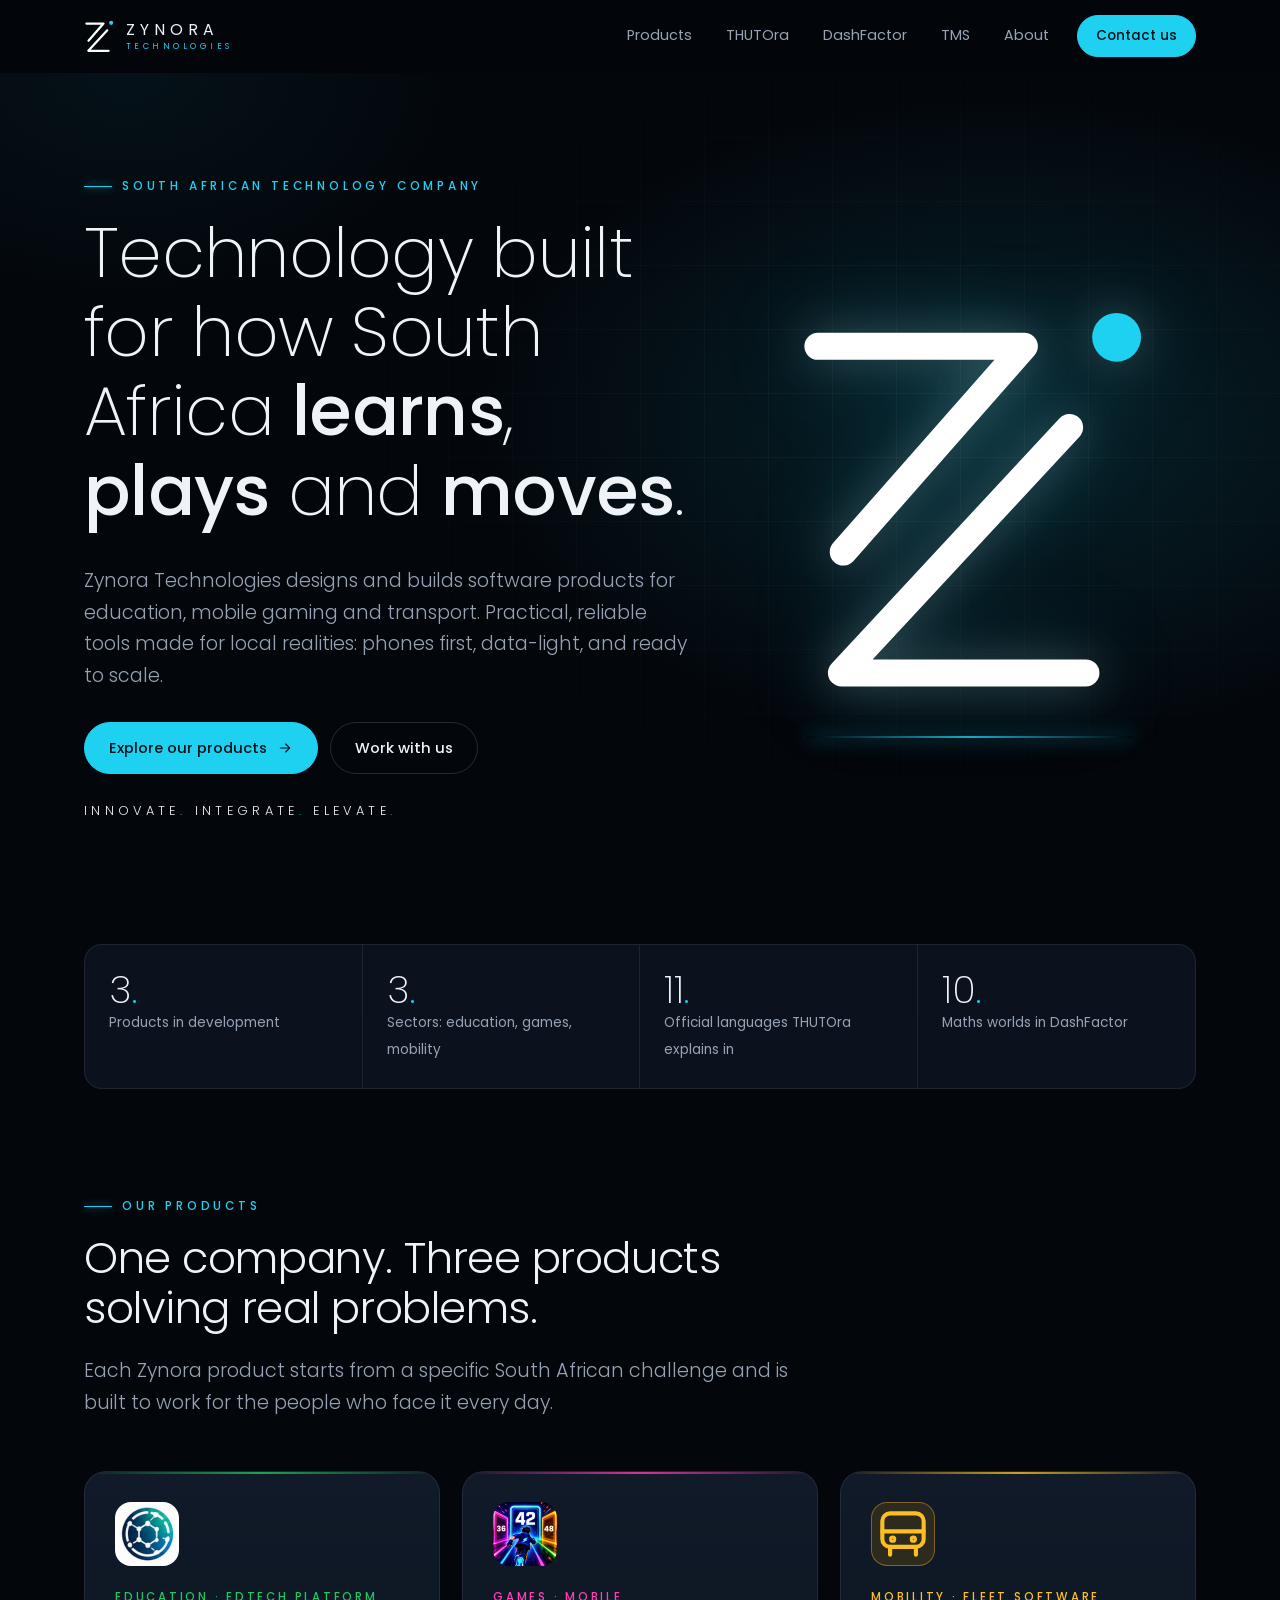
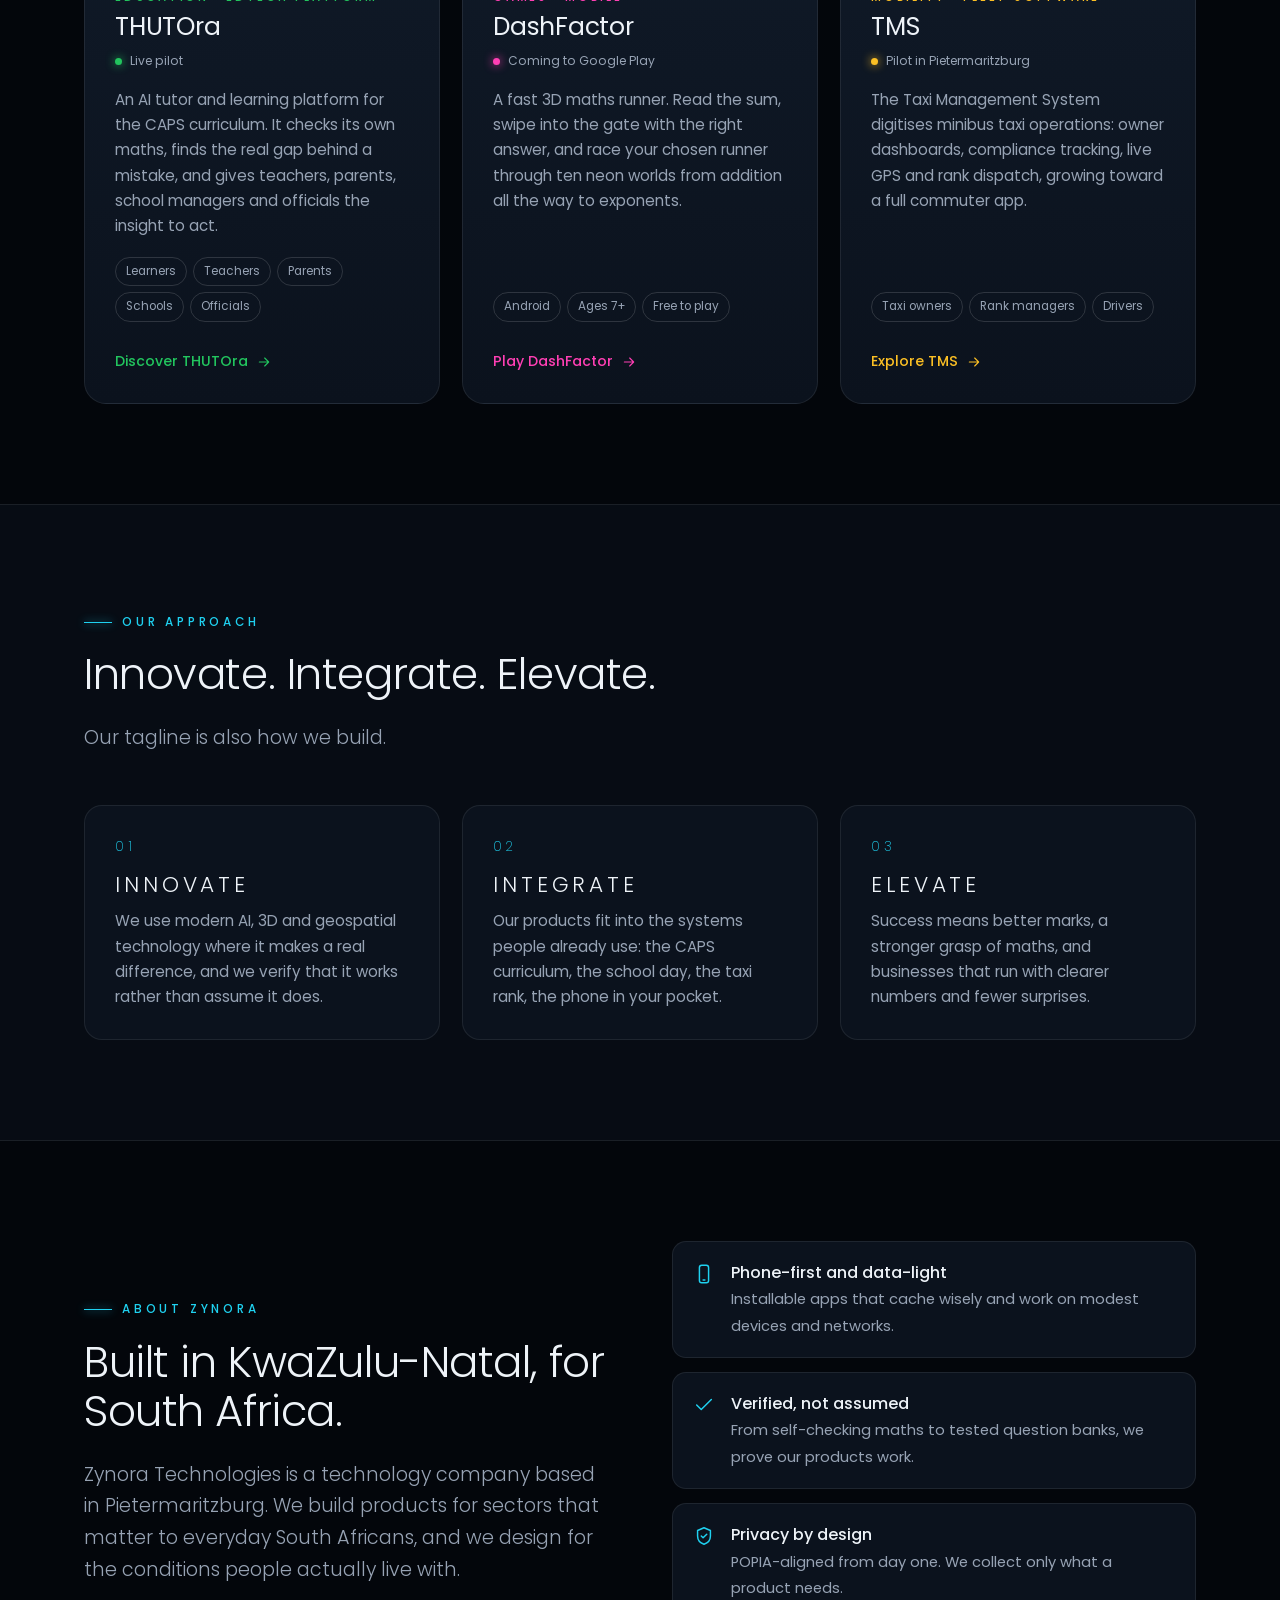
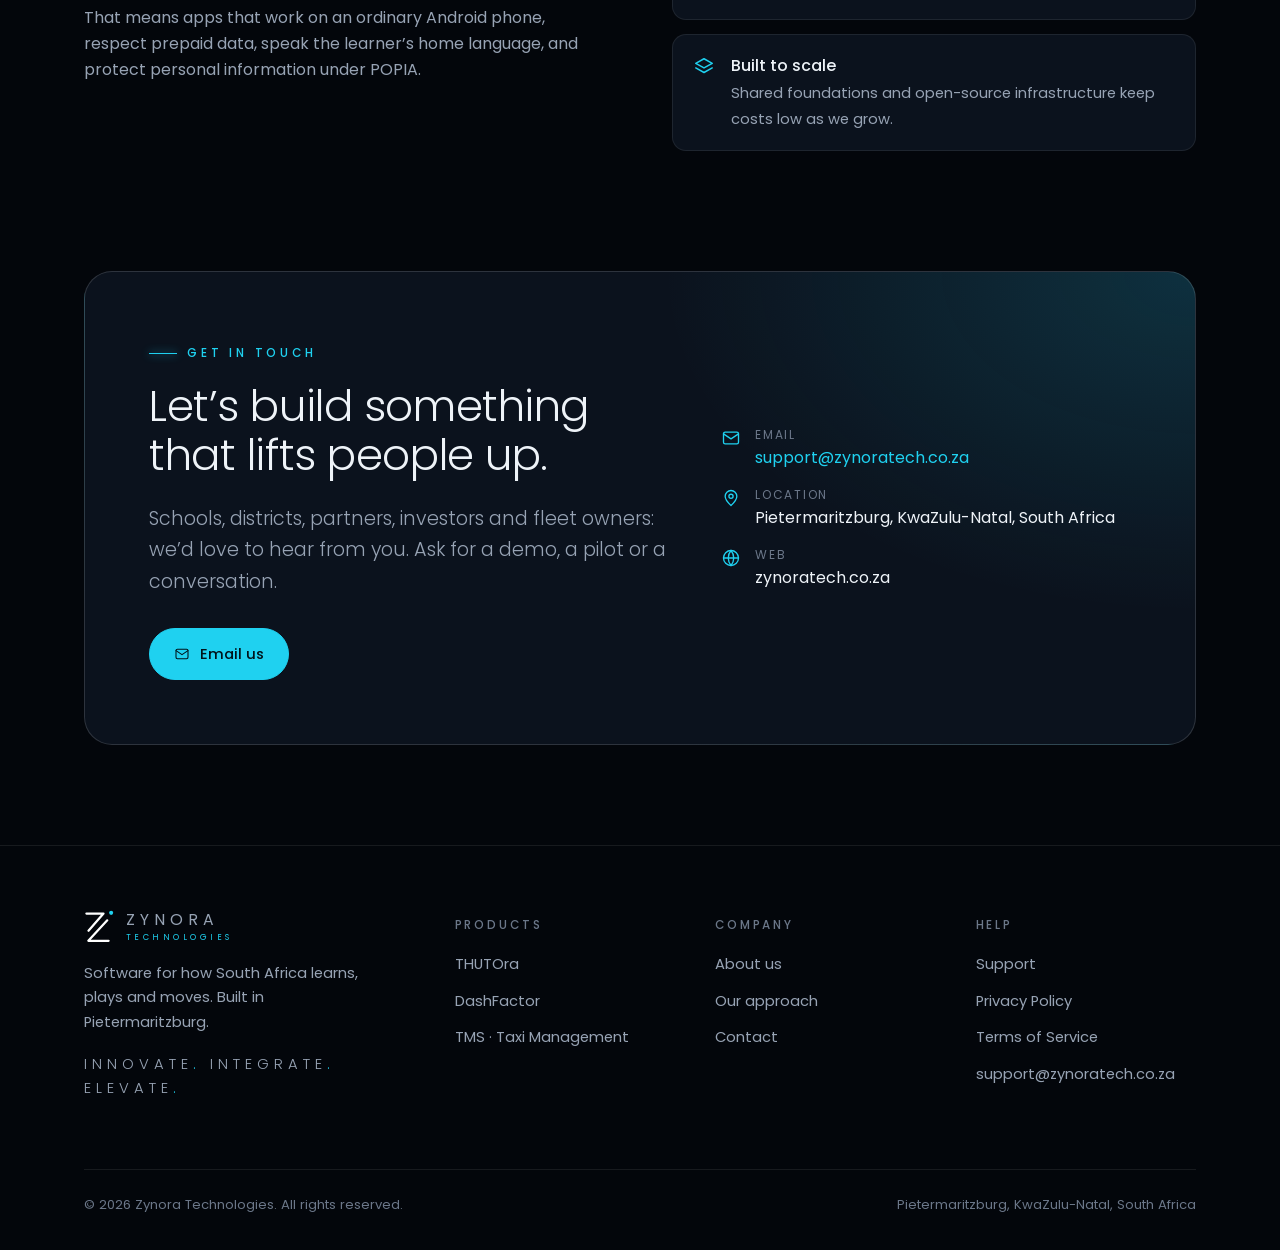
<file: index.html>
<!DOCTYPE html>
<html lang="en">
<head>
<meta charset="utf-8">
<meta name="viewport" content="width=device-width, initial-scale=1">
<title>Zynora Technologies · Innovate. Integrate. Elevate.</title>
<meta name="description" content="Zynora Technologies is a South African technology company building THUTOra (AI learning), DashFactor (maths games) and TMS (taxi fleet management).">
<meta name="theme-color" content="#03060b">
<link rel="canonical" href="https://zynoratech.co.za/">
<link rel="icon" href="favicon.svg" type="image/svg+xml">
<link rel="preload" href="assets/fonts/poppins-latin-300-normal.woff2" as="font" type="font/woff2" crossorigin>
<link rel="stylesheet" href="assets/style.css">
<meta property="og:type" content="website">
<meta property="og:site_name" content="Zynora Technologies">
<meta property="og:title" content="Zynora Technologies · Innovate. Integrate. Elevate.">
<meta property="og:description" content="Zynora Technologies is a South African technology company building THUTOra (AI learning), DashFactor (maths games) and TMS (taxi fleet management).">
<meta property="og:url" content="https://zynoratech.co.za/">
<meta property="og:image" content="https://zynoratech.co.za/assets/img/zynora-logo.jpg">
<meta name="twitter:card" content="summary">
</head>
<body>
<a class="skip" href="#main">Skip to content</a>
<header class="site-head"><div class="wrap">
  <a class="brand" href="index.html" aria-label="Zynora Technologies home"><img src="assets/img/z-mark.svg" alt=""><span class="wm"><b>ZYNORA</b><small>TECHNOLOGIES</small></span></a>
  <button class="menu-btn" aria-label="Menu" aria-expanded="false" aria-controls="nav"><span></span><span></span><span></span></button>
  <nav class="nav" id="nav" aria-label="Main"><a href="index.html#products">Products</a><a href="thutora.html">THUTOra</a><a href="dashfactor.html">DashFactor</a><a href="tms.html">TMS</a><a href="index.html#about">About</a><a class="btn sm" href="index.html#contact">Contact us</a></nav>
</div></header>
<main id="main">

<section class="hero"><div class="wrap">
  <div>
    <div class="eyebrow">South African technology company</div>
    <h1>Technology built for how South Africa <b>learns</b>, <b>plays</b> and <b>moves</b>.</h1>
    <p class="lead">Zynora Technologies designs and builds software products for education, mobile gaming and transport. Practical, reliable tools made for local realities: phones first, data-light, and ready to scale.</p>
    <div class="actions"><a class="btn" href="#products">Explore our products <svg viewBox="0 0 24 24" fill="none" stroke="currentColor" stroke-width="1.6" stroke-linecap="round" stroke-linejoin="round" aria-hidden="true"><path d="M5 12h14M13 6l6 6-6 6"/></svg></a><a class="btn ghost" href="#contact">Work with us</a></div>
    <p class="tagline">Innovate<i>.</i> Integrate<i>.</i> Elevate<i>.</i></p>
  </div>
  <div class="hero-mark"><img src="assets/img/z-mark.svg" alt="Zynora Technologies Z mark"></div>
</div></section>

<div class="wrap reveal"><div class="stats">
  <div><b>3<em>.</em></b><span>Products in development</span></div>
  <div><b>3<em>.</em></b><span>Sectors: education, games, mobility</span></div>
  <div><b>11<em>.</em></b><span>Official languages THUTOra explains in</span></div>
  <div><b>10<em>.</em></b><span>Maths worlds in DashFactor</span></div>
</div></div>

<section id="products"><div class="wrap">
  <div class="section-head reveal">
    <div class="eyebrow">Our products</div>
    <h2>One company. Three products solving real problems.</h2>
    <p class="lead">Each Zynora product starts from a specific South African challenge and is built to work for the people who face it every day.</p>
  </div>
  <div class="products">
    <a class="product reveal" href="thutora.html" style="--c:var(--learn)">
      <div class="logo"><img src="assets/img/thutora/core.png" alt=""></div>
      <div class="kicker">Education · EdTech platform</div>
      <h3>THUTOra</h3>
      <div class="status">Live pilot</div>
      <p>An AI tutor and learning platform for the CAPS curriculum. It checks its own maths, finds the real gap behind a mistake, and gives teachers, parents, school managers and officials the insight to act.</p>
      <div class="tags"><span class="tag">Learners</span><span class="tag">Teachers</span><span class="tag">Parents</span><span class="tag">Schools</span><span class="tag">Officials</span></div>
      <span class="more">Discover THUTOra <svg viewBox="0 0 24 24" fill="none" stroke="currentColor" stroke-width="1.6" stroke-linecap="round" stroke-linejoin="round" aria-hidden="true"><path d="M5 12h14M13 6l6 6-6 6"/></svg></span>
    </a>
    <a class="product reveal" href="dashfactor.html" style="--c:var(--df)">
      <div class="logo"><img src="assets/img/dashfactor-icon.png" alt=""></div>
      <div class="kicker">Games · Mobile</div>
      <h3>DashFactor</h3>
      <div class="status">Coming to Google Play</div>
      <p>A fast 3D maths runner. Read the sum, swipe into the gate with the right answer, and race your chosen runner through ten neon worlds from addition all the way to exponents.</p>
      <div class="tags"><span class="tag">Android</span><span class="tag">Ages 7+</span><span class="tag">Free to play</span></div>
      <span class="more">Play DashFactor <svg viewBox="0 0 24 24" fill="none" stroke="currentColor" stroke-width="1.6" stroke-linecap="round" stroke-linejoin="round" aria-hidden="true"><path d="M5 12h14M13 6l6 6-6 6"/></svg></span>
    </a>
    <a class="product reveal" href="tms.html" style="--c:var(--tms)">
      <div class="logo icon-tms" style="color:var(--tms)"><svg viewBox="0 0 24 24" fill="none" stroke="currentColor" stroke-width="1.6" stroke-linecap="round" stroke-linejoin="round" aria-hidden="true"><rect x="4" y="4" width="16" height="13" rx="3"/><path d="M4 11h16M7 17v3M17 17v3"/><circle cx="8" cy="14" r=".6"/><circle cx="16" cy="14" r=".6"/></svg></div>
      <div class="kicker">Mobility · Fleet software</div>
      <h3>TMS</h3>
      <div class="status">Pilot in Pietermaritzburg</div>
      <p>The Taxi Management System digitises minibus taxi operations: owner dashboards, compliance tracking, live GPS and rank dispatch, growing toward a full commuter app.</p>
      <div class="tags"><span class="tag">Taxi owners</span><span class="tag">Rank managers</span><span class="tag">Drivers</span></div>
      <span class="more">Explore TMS <svg viewBox="0 0 24 24" fill="none" stroke="currentColor" stroke-width="1.6" stroke-linecap="round" stroke-linejoin="round" aria-hidden="true"><path d="M5 12h14M13 6l6 6-6 6"/></svg></span>
    </a>
  </div>
</div></section>

<section id="approach" class="alt"><div class="wrap">
  <div class="section-head reveal">
    <div class="eyebrow">Our approach</div>
    <h2>Innovate. Integrate. Elevate.</h2>
    <p class="lead">Our tagline is also how we build.</p>
  </div>
  <div class="pillars">
    <div class="pillar reveal"><div class="num">01</div><h3>Innovate</h3><p>We use modern AI, 3D and geospatial technology where it makes a real difference, and we verify that it works rather than assume it does.</p></div>
    <div class="pillar reveal"><div class="num">02</div><h3>Integrate</h3><p>Our products fit into the systems people already use: the CAPS curriculum, the school day, the taxi rank, the phone in your pocket.</p></div>
    <div class="pillar reveal"><div class="num">03</div><h3>Elevate</h3><p>Success means better marks, a stronger grasp of maths, and businesses that run with clearer numbers and fewer surprises.</p></div>
  </div>
</div></section>

<section id="about"><div class="wrap split">
  <div class="reveal">
    <div class="eyebrow">About Zynora</div>
    <h2>Built in KwaZulu-Natal, for South Africa.</h2>
    <p class="lead">Zynora Technologies is a technology company based in Pietermaritzburg. We build products for sectors that matter to everyday South Africans, and we design for the conditions people actually live with.</p>
    <p class="muted">That means apps that work on an ordinary Android phone, respect prepaid data, speak the learner&#8217;s home language, and protect personal information under POPIA.</p>
  </div>
  <ul class="values reveal">
    <li><svg viewBox="0 0 24 24" fill="none" stroke="currentColor" stroke-width="1.6" stroke-linecap="round" stroke-linejoin="round" aria-hidden="true"><rect x="7" y="2.5" width="10" height="19" rx="2.5"/><path d="M11 18.5h2"/></svg><div><b>Phone-first and data-light</b><span>Installable apps that cache wisely and work on modest devices and networks.</span></div></li>
    <li><svg viewBox="0 0 24 24" fill="none" stroke="currentColor" stroke-width="1.6" stroke-linecap="round" stroke-linejoin="round" aria-hidden="true"><path d="M20 6 9 17l-5-5"/></svg><div><b>Verified, not assumed</b><span>From self-checking maths to tested question banks, we prove our products work.</span></div></li>
    <li><svg viewBox="0 0 24 24" fill="none" stroke="currentColor" stroke-width="1.6" stroke-linecap="round" stroke-linejoin="round" aria-hidden="true"><path d="M12 3 5 6v6c0 4.5 3 7.7 7 9 4-1.3 7-4.5 7-9V6z"/><path d="m9 12 2 2 4-4"/></svg><div><b>Privacy by design</b><span>POPIA-aligned from day one. We collect only what a product needs.</span></div></li>
    <li><svg viewBox="0 0 24 24" fill="none" stroke="currentColor" stroke-width="1.6" stroke-linecap="round" stroke-linejoin="round" aria-hidden="true"><path d="m12 3 9 5-9 5-9-5z"/><path d="m3 13 9 5 9-5"/></svg><div><b>Built to scale</b><span>Shared foundations and open-source infrastructure keep costs low as we grow.</span></div></li>
  </ul>
</div></section>

<section id="contact" style="padding-top:20px"><div class="wrap">
  <div class="cta reveal">
    <div>
      <div class="eyebrow">Get in touch</div>
      <h2>Let&#8217;s build something that lifts people up.</h2>
      <p class="lead">Schools, districts, partners, investors and fleet owners: we&#8217;d love to hear from you. Ask for a demo, a pilot or a conversation.</p>
      <div class="actions"><a class="btn" href="mailto:support@zynoratech.co.za?subject=Enquiry%20for%20Zynora%20Technologies"><svg viewBox="0 0 24 24" fill="none" stroke="currentColor" stroke-width="1.6" stroke-linecap="round" stroke-linejoin="round" aria-hidden="true"><rect x="3" y="5" width="18" height="14" rx="2"/><path d="m3 7 9 6 9-6"/></svg> Email us</a></div>
    </div>
    <ul class="contact-list">
      <li><svg viewBox="0 0 24 24" fill="none" stroke="currentColor" stroke-width="1.6" stroke-linecap="round" stroke-linejoin="round" aria-hidden="true"><rect x="3" y="5" width="18" height="14" rx="2"/><path d="m3 7 9 6 9-6"/></svg><div><small>Email</small><a href="mailto:support@zynoratech.co.za">support@zynoratech.co.za</a></div></li>
      <li><svg viewBox="0 0 24 24" fill="none" stroke="currentColor" stroke-width="1.6" stroke-linecap="round" stroke-linejoin="round" aria-hidden="true"><path d="M12 21s-7-6.2-7-11a7 7 0 0 1 14 0c0 4.8-7 11-7 11z"/><circle cx="12" cy="10" r="2.5"/></svg><div><small>Location</small>Pietermaritzburg, KwaZulu-Natal, South Africa</div></li>
      <li><svg viewBox="0 0 24 24" fill="none" stroke="currentColor" stroke-width="1.6" stroke-linecap="round" stroke-linejoin="round" aria-hidden="true"><circle cx="12" cy="12" r="9"/><path d="M3 12h18M12 3a14 14 0 0 1 0 18M12 3a14 14 0 0 0 0 18"/></svg><div><small>Web</small>zynoratech.co.za</div></li>
    </ul>
  </div>
</div></section>

</main>
<footer class="site-foot"><div class="wrap">
  <div class="foot-grid">
    <div class="foot-brand">
      <a class="brand" href="index.html"><img src="assets/img/z-mark.svg" alt=""><span class="wm"><b>ZYNORA</b><small>TECHNOLOGIES</small></span></a>
      <p>Software for how South Africa learns, plays and moves. Built in Pietermaritzburg.</p>
      <p class="tagline">Innovate<i>.</i> Integrate<i>.</i> Elevate<i>.</i></p>
    </div>
    <div><h4>Products</h4><ul><li><a href="thutora.html">THUTOra</a></li><li><a href="dashfactor.html">DashFactor</a></li><li><a href="tms.html">TMS · Taxi Management</a></li></ul></div>
    <div><h4>Company</h4><ul><li><a href="index.html#about">About us</a></li><li><a href="index.html#approach">Our approach</a></li><li><a href="index.html#contact">Contact</a></li></ul></div>
    <div><h4>Help</h4><ul><li><a href="support.html">Support</a></li><li><a href="privacy.html">Privacy Policy</a></li><li><a href="terms.html">Terms of Service</a></li><li><a href="mailto:support@zynoratech.co.za">support@zynoratech.co.za</a></li></ul></div>
  </div>
  <div class="foot-base"><span>© <span id="year">2026</span> Zynora Technologies. All rights reserved.</span><span>Pietermaritzburg, KwaZulu-Natal, South Africa</span></div>
</div></footer>
<script src="assets/site.js" defer></script>
</body>
</html>
</file>
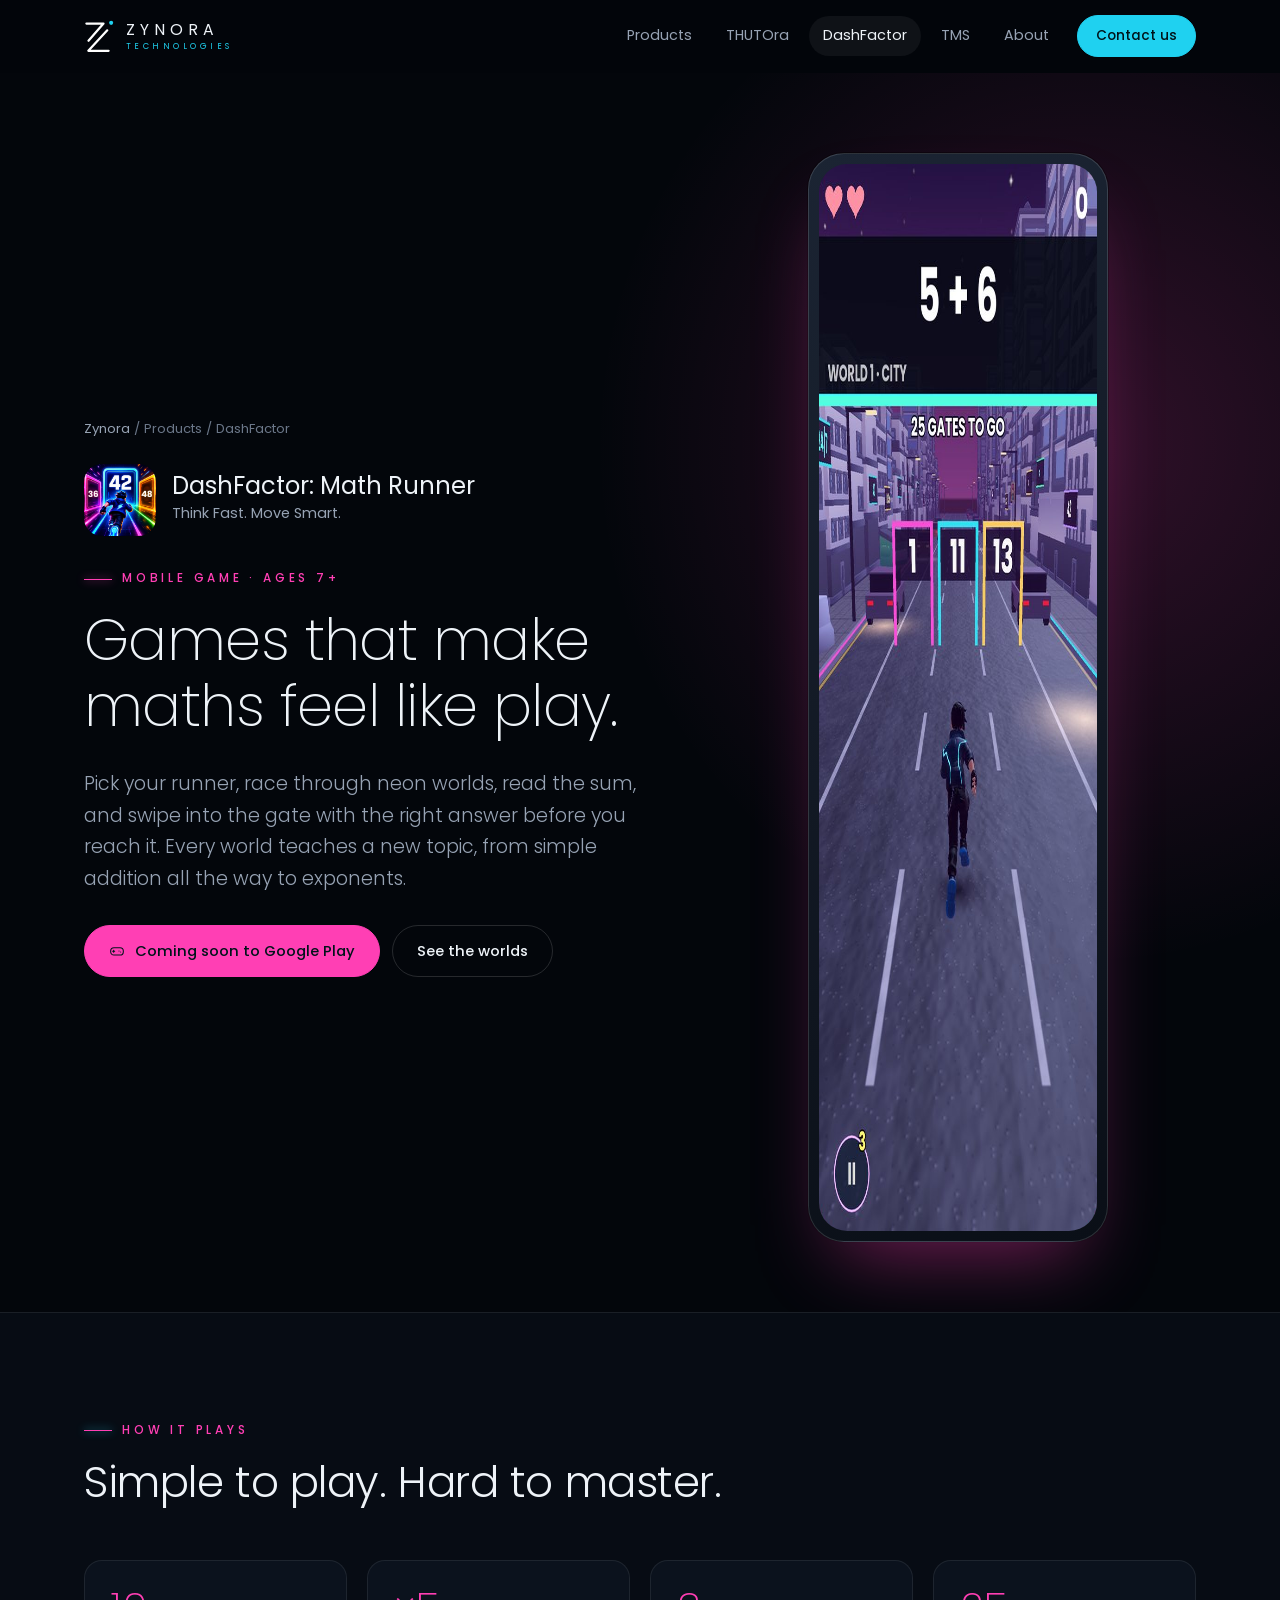
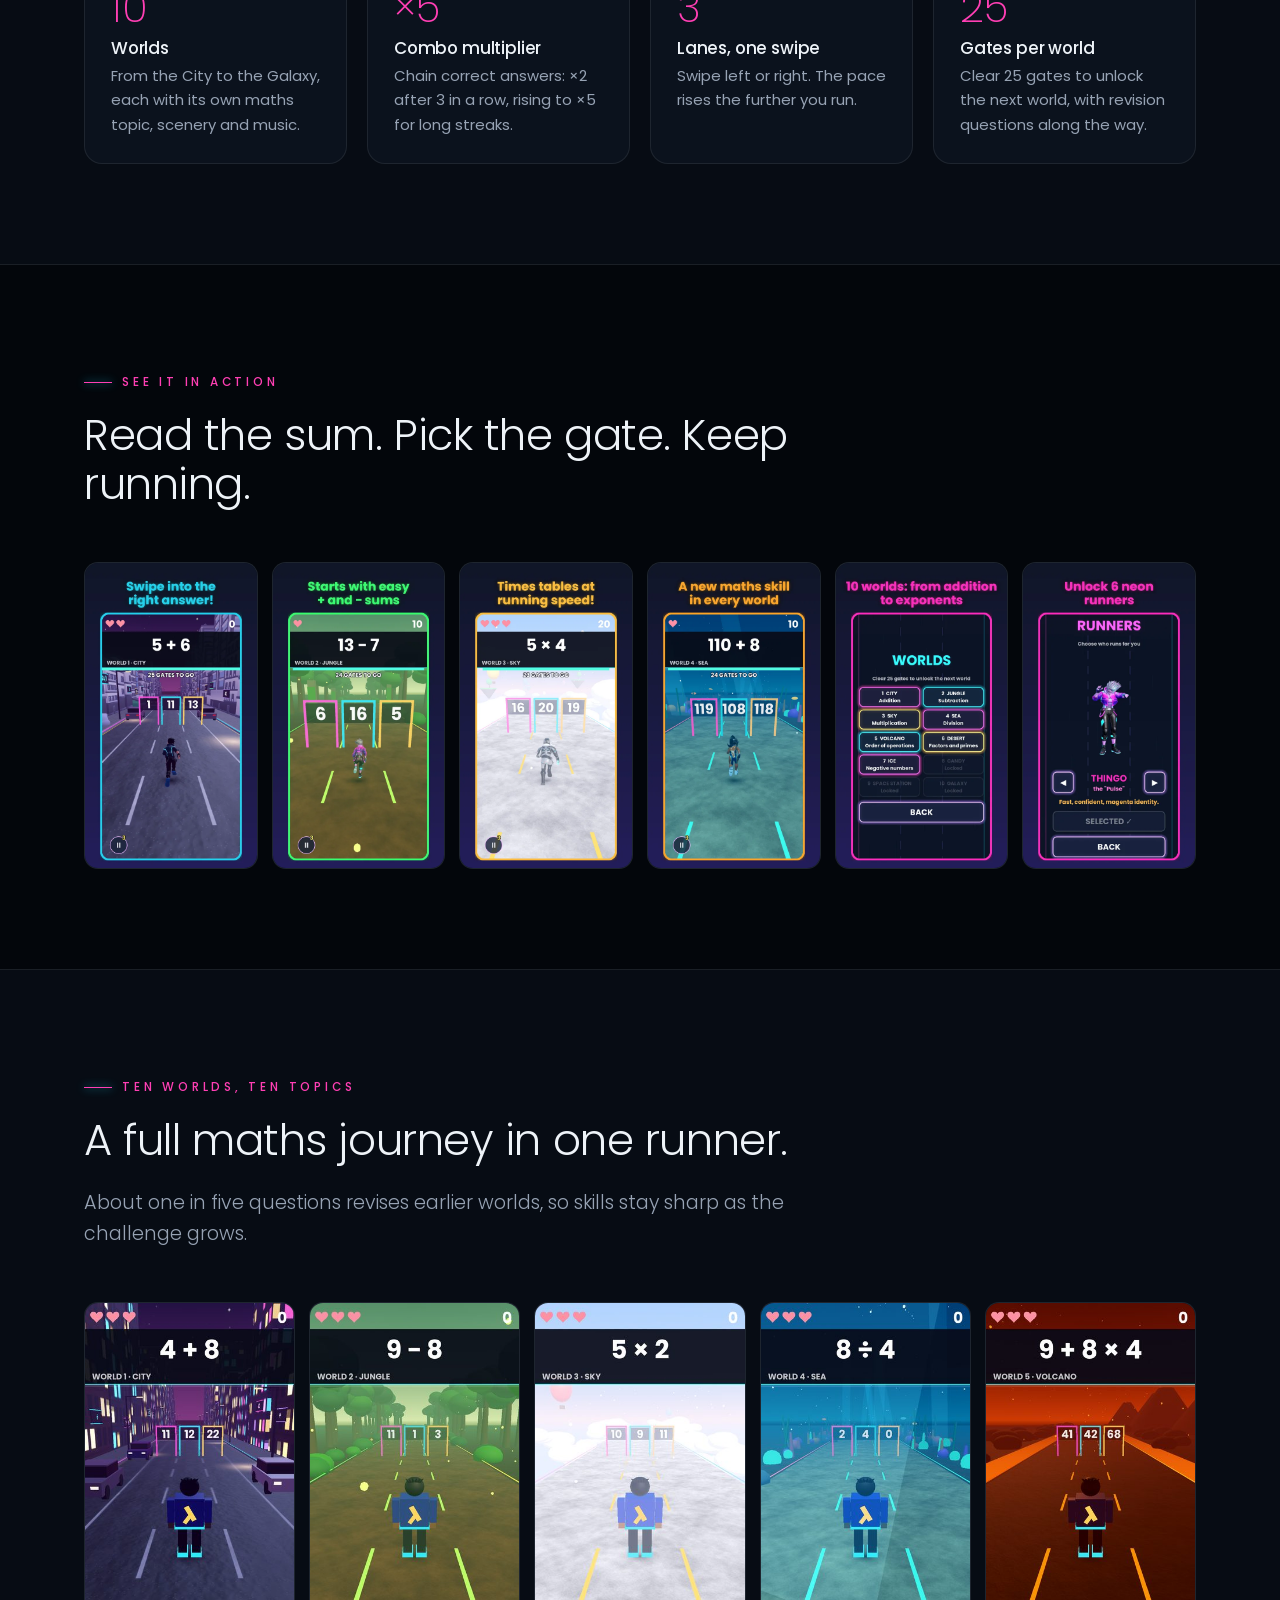
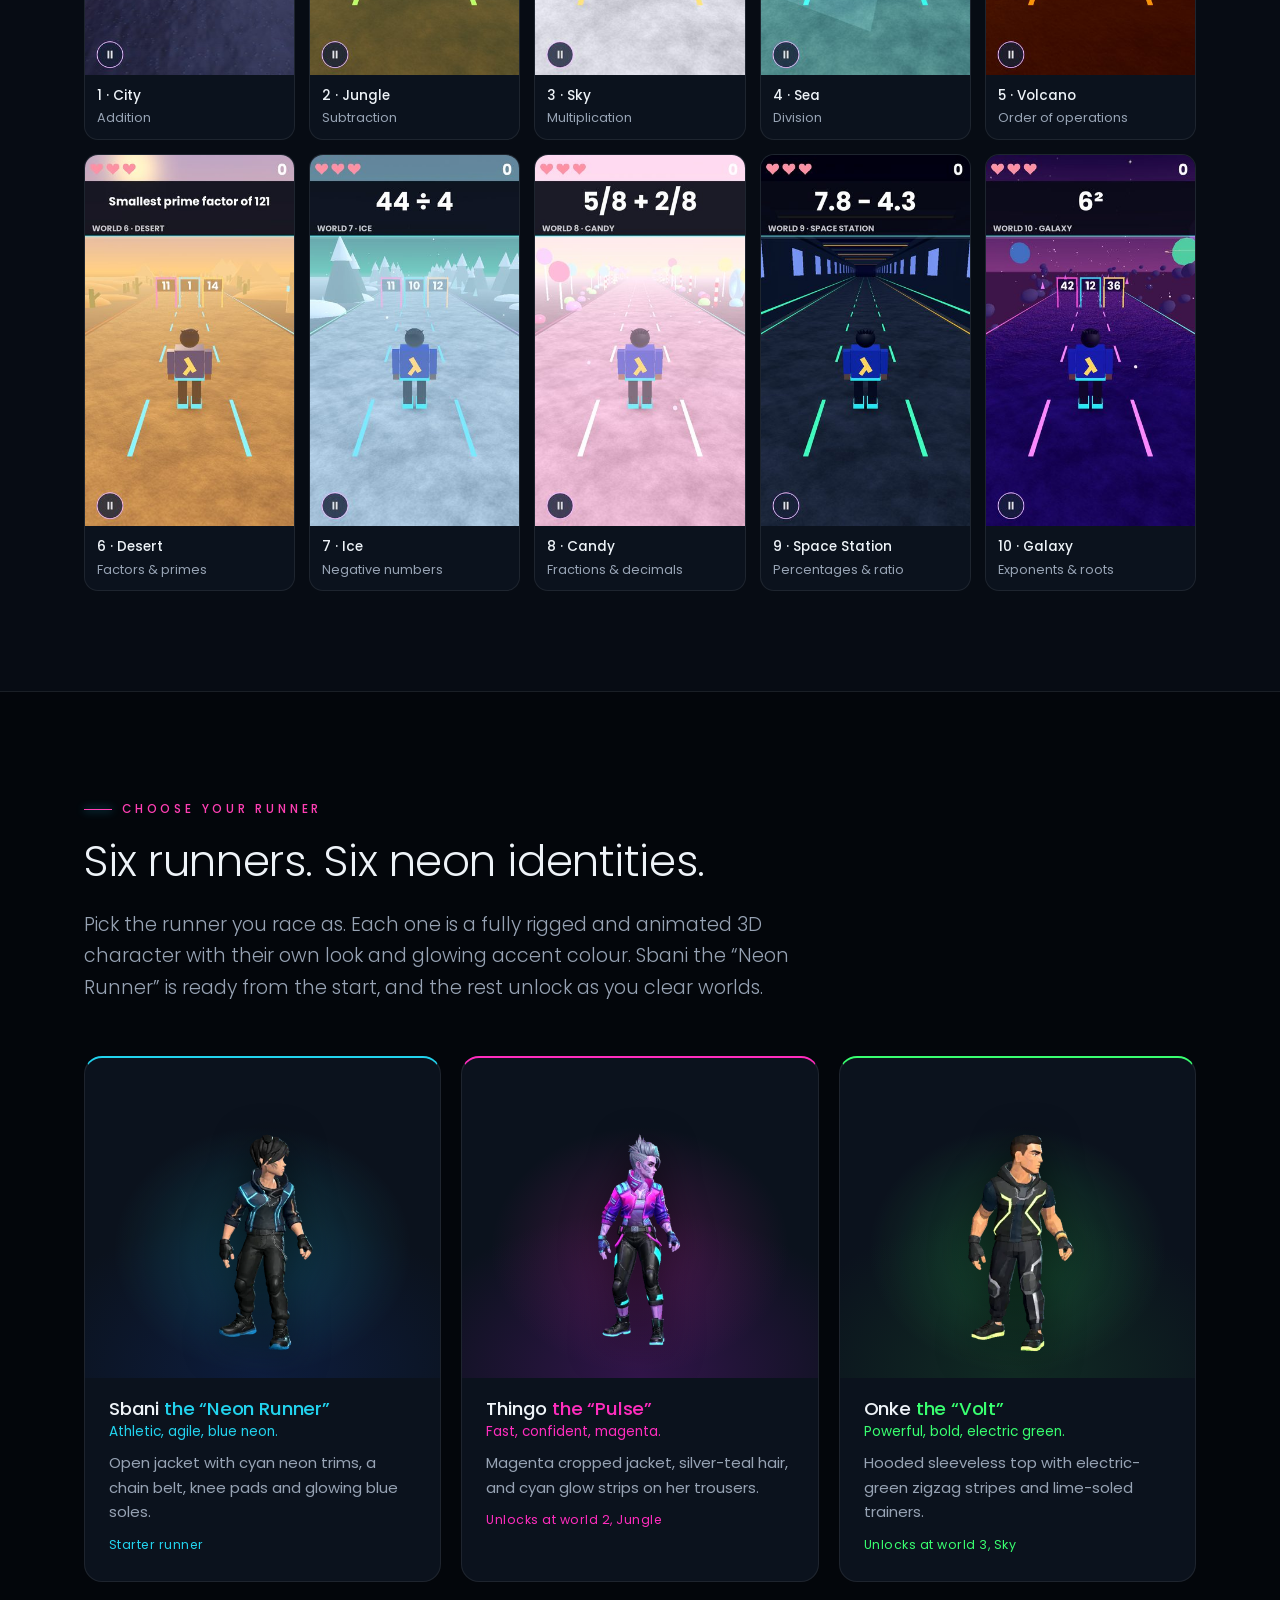
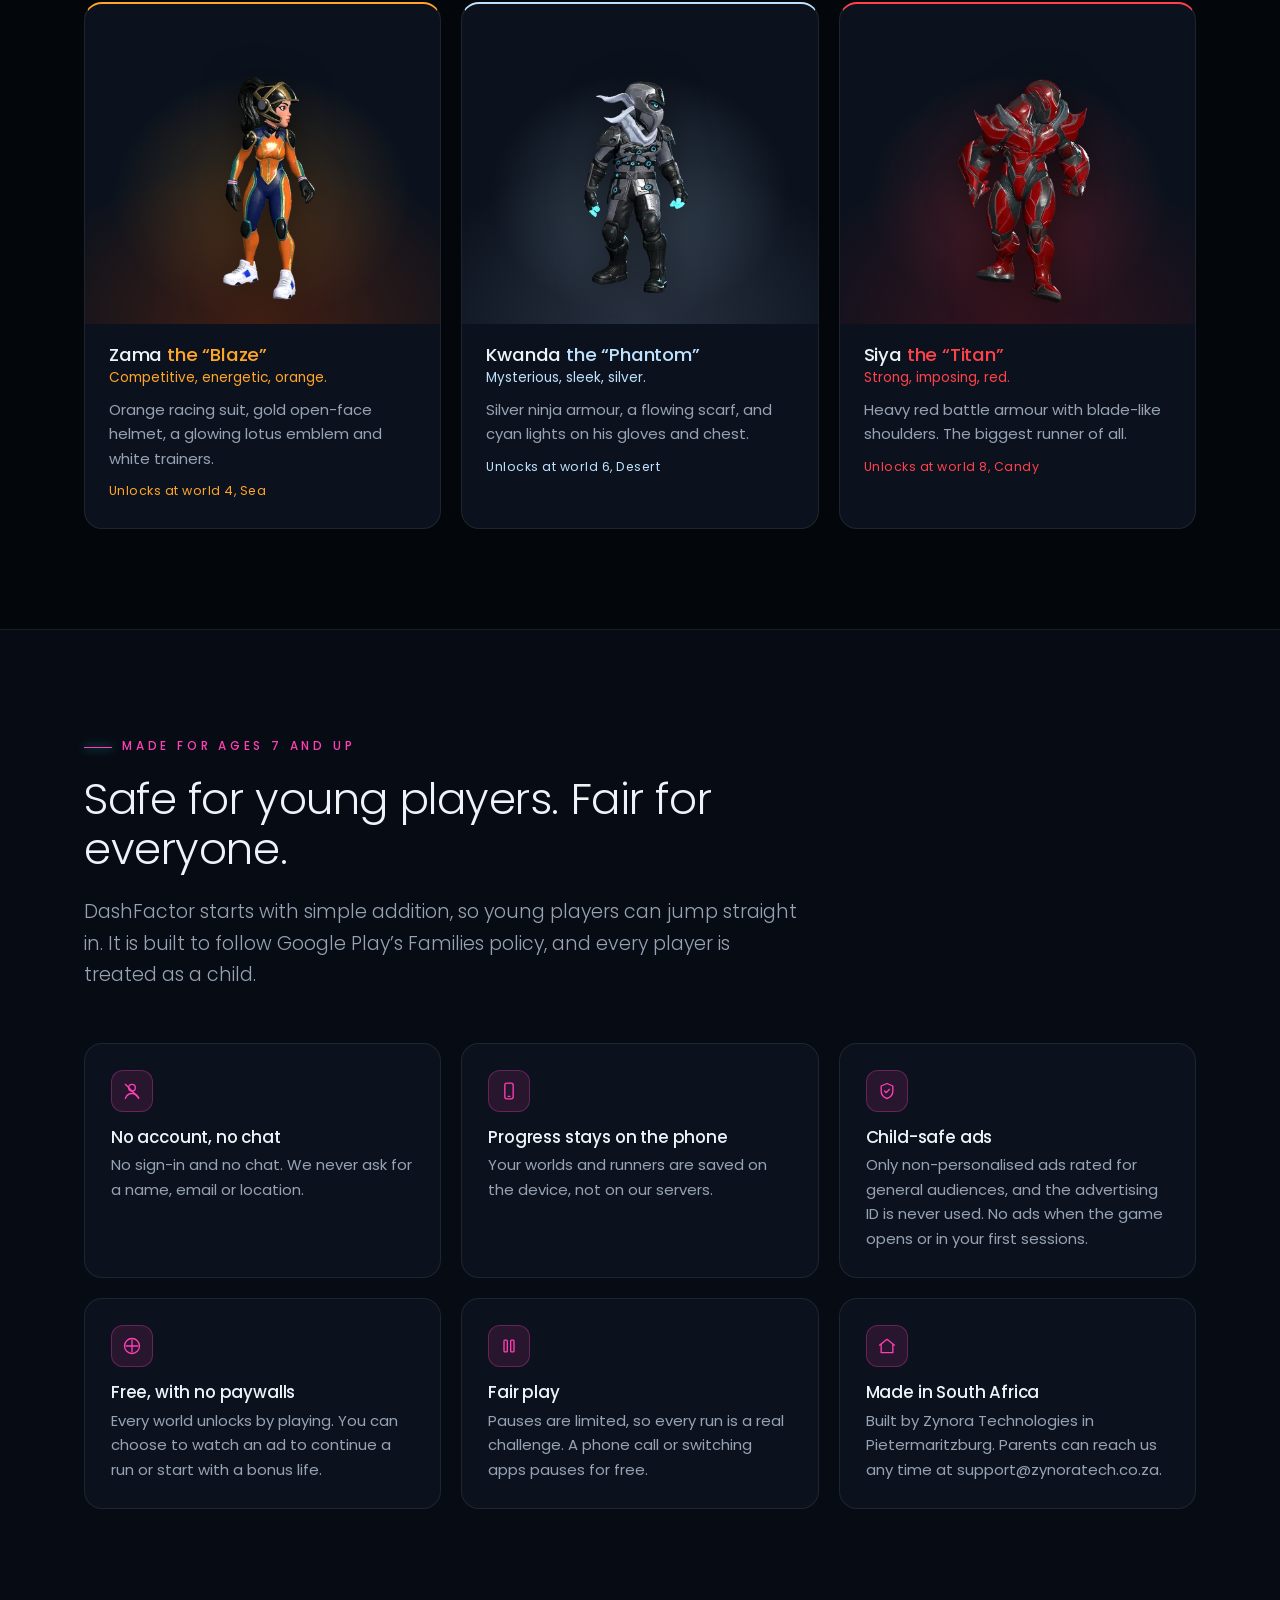
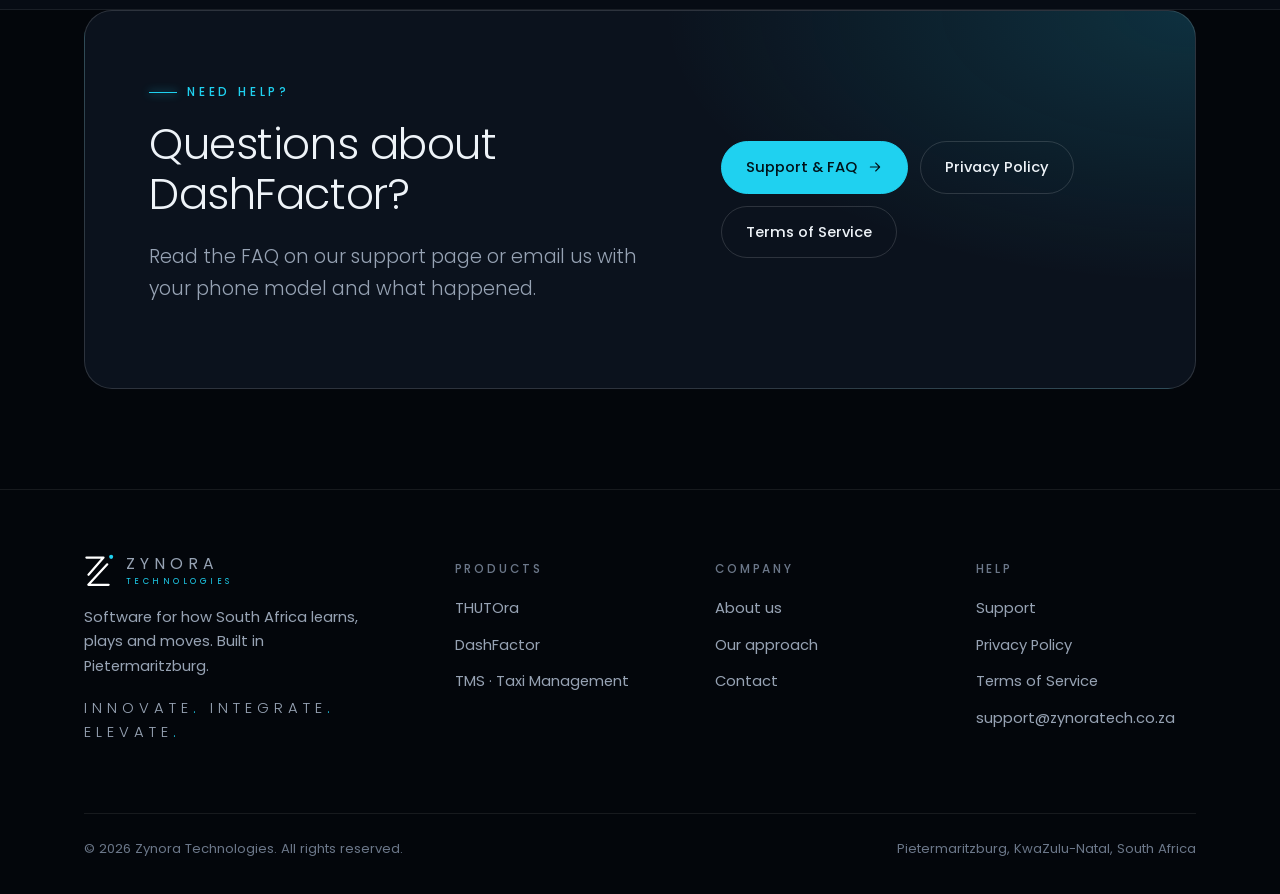
<file: dashfactor.html>
<!DOCTYPE html>
<html lang="en">
<head>
<meta charset="utf-8">
<meta name="viewport" content="width=device-width, initial-scale=1">
<title>DashFactor: Math Runner · Zynora Technologies</title>
<meta name="description" content="DashFactor: Math Runner is a fast 3D maths game. Swipe into the right answer and race through ten worlds from addition to exponents.">
<meta name="theme-color" content="#03060b">
<link rel="canonical" href="https://zynoratech.co.za/dashfactor.html">
<link rel="icon" href="favicon.svg" type="image/svg+xml">
<link rel="preload" href="assets/fonts/poppins-latin-300-normal.woff2" as="font" type="font/woff2" crossorigin>
<link rel="stylesheet" href="assets/style.css">
<meta property="og:type" content="website">
<meta property="og:site_name" content="Zynora Technologies">
<meta property="og:title" content="DashFactor: Math Runner · Zynora Technologies">
<meta property="og:description" content="DashFactor: Math Runner is a fast 3D maths game. Swipe into the right answer and race through ten worlds from addition to exponents.">
<meta property="og:url" content="https://zynoratech.co.za/dashfactor.html">
<meta property="og:image" content="https://zynoratech.co.za/assets/img/dashfactor/feature-graphic.jpg">
<meta name="twitter:card" content="summary">
</head>
<body>
<a class="skip" href="#main">Skip to content</a>
<header class="site-head"><div class="wrap">
  <a class="brand" href="index.html" aria-label="Zynora Technologies home"><img src="assets/img/z-mark.svg" alt=""><span class="wm"><b>ZYNORA</b><small>TECHNOLOGIES</small></span></a>
  <button class="menu-btn" aria-label="Menu" aria-expanded="false" aria-controls="nav"><span></span><span></span><span></span></button>
  <nav class="nav" id="nav" aria-label="Main"><a href="index.html#products">Products</a><a href="thutora.html">THUTOra</a><a href="dashfactor.html" aria-current=page>DashFactor</a><a href="tms.html">TMS</a><a href="index.html#about">About</a><a class="btn sm" href="index.html#contact">Contact us</a></nav>
</div></header>
<main id="main">

<section class="p-hero" style="--c:var(--df)"><div class="wrap">
  <div>
    <div class="crumbs"><a href="index.html">Zynora</a> / Products / DashFactor</div>
    <div class="p-id"><img src="assets/img/dashfactor-icon.png" alt="DashFactor app icon"><div><b>DashFactor: Math Runner</b><span>Think Fast. Move Smart.</span></div></div>
    <div class="eyebrow">Mobile game · Ages 7+</div>
    <h1>Games that make maths feel like play.</h1>
    <p class="lead">Pick your runner, race through neon worlds, read the sum, and swipe into the gate with the right answer before you reach it. Every world teaches a new topic, from simple addition all the way to exponents.</p>
    <div class="actions"><span class="btn" style="cursor:default"><svg viewBox="0 0 24 24" fill="none" stroke="currentColor" stroke-width="1.6" stroke-linecap="round" stroke-linejoin="round" aria-hidden="true"><rect x="2.5" y="7" width="19" height="11" rx="5"/><path d="M7 11v3M5.5 12.5h3M15 12h.01M17.5 13.5h.01"/></svg> Coming soon to Google Play</span><a class="btn ghost" href="#worlds">See the worlds</a></div>
  </div>
  <div class="device reveal"><img src="assets/img/dashfactor/gameplay-city.jpg" width="600" height="1067" alt="DashFactor gameplay in World 1, City: Sbani runs towards three answer gates, 1, 11 and 13, for the sum 5 + 6"></div>
</div></section>

<section class="alt"><div class="wrap">
  <div class="section-head reveal"><div class="eyebrow" style="color:var(--df)">How it plays</div><h2>Simple to play. Hard to master.</h2></div>
  <div class="features four" style="--c:var(--df)">
    <div class="feature reveal"><div class="n">10</div><h3>Worlds</h3><p>From the City to the Galaxy, each with its own maths topic, scenery and music.</p></div>
    <div class="feature reveal"><div class="n">×5</div><h3>Combo multiplier</h3><p>Chain correct answers: ×2 after 3 in a row, rising to ×5 for long streaks.</p></div>
    <div class="feature reveal"><div class="n">3</div><h3>Lanes, one swipe</h3><p>Swipe left or right. The pace rises the further you run.</p></div>
    <div class="feature reveal"><div class="n">25</div><h3>Gates per world</h3><p>Clear 25 gates to unlock the next world, with revision questions along the way.</p></div>
  </div>
</div></section>

<section id="screens"><div class="wrap">
  <div class="section-head reveal"><div class="eyebrow" style="color:var(--df)">See it in action</div><h2>Read the sum. Pick the gate. Keep running.</h2></div>
  <div class="screens reveal">
    <figure><img src="assets/img/dashfactor/screen-1.webp" width="540" height="960" alt="DashFactor screenshot: Swipe into the right answer" loading="lazy"></figure>
    <figure><img src="assets/img/dashfactor/screen-2.webp" width="540" height="960" alt="DashFactor screenshot: Starts with easy + and − sums" loading="lazy"></figure>
    <figure><img src="assets/img/dashfactor/screen-3.webp" width="540" height="960" alt="DashFactor screenshot: Times tables at running speed" loading="lazy"></figure>
    <figure><img src="assets/img/dashfactor/screen-4.webp" width="540" height="960" alt="DashFactor screenshot: A new maths skill in every world" loading="lazy"></figure>
    <figure><img src="assets/img/dashfactor/screen-5.webp" width="540" height="960" alt="DashFactor screenshot: Ten worlds, from addition to exponents" loading="lazy"></figure>
    <figure><img src="assets/img/dashfactor/screen-6.webp" width="540" height="960" alt="DashFactor screenshot: Unlock six neon runners" loading="lazy"></figure>
  </div>
</div></section>

<section class="alt" id="worlds"><div class="wrap">
  <div class="section-head reveal"><div class="eyebrow" style="color:var(--df)">Ten worlds, ten topics</div><h2>A full maths journey in one runner.</h2><p class="lead">About one in five questions revises earlier worlds, so skills stay sharp as the challenge grows.</p></div>
  <div class="worlds reveal"><figure><img src="assets/img/worlds/w1.jpg" alt="DashFactor world 1, City: Addition" loading="lazy"><figcaption><b>1 · City</b>Addition</figcaption></figure><figure><img src="assets/img/worlds/w2.jpg" alt="DashFactor world 2, Jungle: Subtraction" loading="lazy"><figcaption><b>2 · Jungle</b>Subtraction</figcaption></figure><figure><img src="assets/img/worlds/w3.jpg" alt="DashFactor world 3, Sky: Multiplication" loading="lazy"><figcaption><b>3 · Sky</b>Multiplication</figcaption></figure><figure><img src="assets/img/worlds/w4.jpg" alt="DashFactor world 4, Sea: Division" loading="lazy"><figcaption><b>4 · Sea</b>Division</figcaption></figure><figure><img src="assets/img/worlds/w5.jpg" alt="DashFactor world 5, Volcano: Order of operations" loading="lazy"><figcaption><b>5 · Volcano</b>Order of operations</figcaption></figure><figure><img src="assets/img/worlds/w6.jpg" alt="DashFactor world 6, Desert: Factors &amp; primes" loading="lazy"><figcaption><b>6 · Desert</b>Factors &amp; primes</figcaption></figure><figure><img src="assets/img/worlds/w7.jpg" alt="DashFactor world 7, Ice: Negative numbers" loading="lazy"><figcaption><b>7 · Ice</b>Negative numbers</figcaption></figure><figure><img src="assets/img/worlds/w8.jpg" alt="DashFactor world 8, Candy: Fractions &amp; decimals" loading="lazy"><figcaption><b>8 · Candy</b>Fractions &amp; decimals</figcaption></figure><figure><img src="assets/img/worlds/w9.jpg" alt="DashFactor world 9, Space Station: Percentages &amp; ratio" loading="lazy"><figcaption><b>9 · Space Station</b>Percentages &amp; ratio</figcaption></figure><figure><img src="assets/img/worlds/w10.jpg" alt="DashFactor world 10, Galaxy: Exponents &amp; roots" loading="lazy"><figcaption><b>10 · Galaxy</b>Exponents &amp; roots</figcaption></figure></div>
</div></section>

<section id="runners"><div class="wrap">
  <div class="section-head reveal"><div class="eyebrow" style="color:var(--df)">Choose your runner</div><h2>Six runners. Six neon identities.</h2><p class="lead">Pick the runner you race as. Each one is a fully rigged and animated 3D character with their own look and glowing accent colour. Sbani the &ldquo;Neon Runner&rdquo; is ready from the start, and the rest unlock as you clear worlds.</p></div>
  <div class="runners">
    <figure class="runner reveal" style="--p:#10275A;--a:#22D3EE"><div class="runner-img"><img src="assets/img/runners/neon_runner.webp" alt="DashFactor runner Sbani the Neon Runner: Open jacket with cyan neon trims, a chain belt, knee pads and glowing blue soles" width="360" height="480" loading="lazy"></div><figcaption><h3>Sbani <span style="color:var(--a)">the &ldquo;Neon Runner&rdquo;</span></h3><p class="runner-tag">Athletic, agile, blue neon.</p><p>Open jacket with cyan neon trims, a chain belt, knee pads and glowing blue soles.</p><span class="unlock">Starter runner</span></figcaption></figure>
    <figure class="runner reveal" style="--p:#521870;--a:#FF2DBE"><div class="runner-img"><img src="assets/img/runners/pulse.webp" alt="DashFactor runner Thingo the Pulse: Magenta cropped jacket, silver-teal hair, and cyan glow strips on her trousers" width="360" height="480" loading="lazy"></div><figcaption><h3>Thingo <span style="color:var(--a)">the &ldquo;Pulse&rdquo;</span></h3><p class="runner-tag">Fast, confident, magenta.</p><p>Magenta cropped jacket, silver-teal hair, and cyan glow strips on her trousers.</p><span class="unlock">Unlocks at world 2, Jungle</span></figcaption></figure>
    <figure class="runner reveal" style="--p:#16412A;--a:#39FF70"><div class="runner-img"><img src="assets/img/runners/volt.webp" alt="DashFactor runner Onke the Volt: Hooded sleeveless top with electric-green zigzag stripes and lime-soled trainers" width="360" height="480" loading="lazy"></div><figcaption><h3>Onke <span style="color:var(--a)">the &ldquo;Volt&rdquo;</span></h3><p class="runner-tag">Powerful, bold, electric green.</p><p>Hooded sleeveless top with electric-green zigzag stripes and lime-soled trainers.</p><span class="unlock">Unlocks at world 3, Sky</span></figcaption></figure>
    <figure class="runner reveal" style="--p:#702A0C;--a:#FFA528"><div class="runner-img"><img src="assets/img/runners/blaze.webp" alt="DashFactor runner Zama the Blaze: Orange racing suit, gold open-face helmet, a glowing lotus emblem and white trainers" width="360" height="480" loading="lazy"></div><figcaption><h3>Zama <span style="color:var(--a)">the &ldquo;Blaze&rdquo;</span></h3><p class="runner-tag">Competitive, energetic, orange.</p><p>Orange racing suit, gold open-face helmet, a glowing lotus emblem and white trainers.</p><span class="unlock">Unlocks at world 4, Sea</span></figcaption></figure>
    <figure class="runner reveal" style="--p:#414B5F;--a:#BEE1FF"><div class="runner-img"><img src="assets/img/runners/phantom.webp" alt="DashFactor runner Kwanda the Phantom: Silver ninja armour, a flowing scarf, and cyan lights on his gloves and chest" width="360" height="480" loading="lazy"></div><figcaption><h3>Kwanda <span style="color:var(--a)">the &ldquo;Phantom&rdquo;</span></h3><p class="runner-tag">Mysterious, sleek, silver.</p><p>Silver ninja armour, a flowing scarf, and cyan lights on his gloves and chest.</p><span class="unlock">Unlocks at world 6, Desert</span></figcaption></figure>
    <figure class="runner reveal" style="--p:#5A141E;--a:#FF414B"><div class="runner-img"><img src="assets/img/runners/titan.webp" alt="DashFactor runner Siya the Titan: Heavy red battle armour with blade-like shoulders. The biggest runner of all" width="360" height="480" loading="lazy"></div><figcaption><h3>Siya <span style="color:var(--a)">the &ldquo;Titan&rdquo;</span></h3><p class="runner-tag">Strong, imposing, red.</p><p>Heavy red battle armour with blade-like shoulders. The biggest runner of all.</p><span class="unlock">Unlocks at world 8, Candy</span></figcaption></figure>
  </div>
</div></section>

<section class="alt" id="families"><div class="wrap">
  <div class="section-head reveal"><div class="eyebrow" style="color:var(--df)">Made for ages 7 and up</div><h2>Safe for young players. Fair for everyone.</h2><p class="lead">DashFactor starts with simple addition, so young players can jump straight in. It is built to follow Google Play&#8217;s Families policy, and every player is treated as a child.</p></div>
  <div class="features" style="--c:var(--df)">
    <div class="feature reveal"><div class="ic"><svg viewBox="0 0 24 24" fill="none" stroke="currentColor" stroke-width="1.6" stroke-linecap="round" stroke-linejoin="round" aria-hidden="true"><circle cx="12" cy="8" r="4"/><path d="M4 21c1.5-4 4.5-6 8-6s6.5 2 8 6"/><path d="m4 4 16 16"/></svg></div><h3>No account, no chat</h3><p>No sign-in and no chat. We never ask for a name, email or location.</p></div>
    <div class="feature reveal"><div class="ic"><svg viewBox="0 0 24 24" fill="none" stroke="currentColor" stroke-width="1.6" stroke-linecap="round" stroke-linejoin="round" aria-hidden="true"><rect x="7" y="2.5" width="10" height="19" rx="2.5"/><path d="M11 18.5h2"/></svg></div><h3>Progress stays on the phone</h3><p>Your worlds and runners are saved on the device, not on our servers.</p></div>
    <div class="feature reveal"><div class="ic"><svg viewBox="0 0 24 24" fill="none" stroke="currentColor" stroke-width="1.6" stroke-linecap="round" stroke-linejoin="round" aria-hidden="true"><path d="M12 3 5 6v6c0 4.5 3 7.7 7 9 4-1.3 7-4.5 7-9V6z"/><path d="m9 12 2 2 4-4"/></svg></div><h3>Child-safe ads</h3><p>Only non-personalised ads rated for general audiences, and the advertising ID is never used. No ads when the game opens or in your first sessions.</p></div>
    <div class="feature reveal"><div class="ic"><svg viewBox="0 0 24 24" fill="none" stroke="currentColor" stroke-width="1.6" stroke-linecap="round" stroke-linejoin="round" aria-hidden="true"><path d="M5 12h14M12 5v14"/><circle cx="12" cy="12" r="9"/></svg></div><h3>Free, with no paywalls</h3><p>Every world unlocks by playing. You can choose to watch an ad to continue a run or start with a bonus life.</p></div>
    <div class="feature reveal"><div class="ic"><svg viewBox="0 0 24 24" fill="none" stroke="currentColor" stroke-width="1.6" stroke-linecap="round" stroke-linejoin="round" aria-hidden="true"><rect x="6" y="5" width="4" height="14" rx="1"/><rect x="14" y="5" width="4" height="14" rx="1"/></svg></div><h3>Fair play</h3><p>Pauses are limited, so every run is a real challenge. A phone call or switching apps pauses for free.</p></div>
    <div class="feature reveal"><div class="ic"><svg viewBox="0 0 24 24" fill="none" stroke="currentColor" stroke-width="1.6" stroke-linecap="round" stroke-linejoin="round" aria-hidden="true"><path d="M3 11 12 4l9 7"/><path d="M5 10v10h14V10"/></svg></div><h3>Made in South Africa</h3><p>Built by Zynora Technologies in Pietermaritzburg. Parents can reach us any time at support@zynoratech.co.za.</p></div>
  </div>
</div></section>

<section style="padding-top:0"><div class="wrap"><div class="cta reveal">
  <div><div class="eyebrow">Need help?</div><h2>Questions about DashFactor?</h2><p class="lead">Read the FAQ on our support page or email us with your phone model and what happened.</p></div>
  <div class="actions" style="margin:0"><a class="btn" href="support.html">Support &amp; FAQ <svg viewBox="0 0 24 24" fill="none" stroke="currentColor" stroke-width="1.6" stroke-linecap="round" stroke-linejoin="round" aria-hidden="true"><path d="M5 12h14M13 6l6 6-6 6"/></svg></a><a class="btn ghost" href="privacy.html">Privacy Policy</a><a class="btn ghost" href="terms.html">Terms of Service</a></div>
</div></div></section>

</main>
<footer class="site-foot"><div class="wrap">
  <div class="foot-grid">
    <div class="foot-brand">
      <a class="brand" href="index.html"><img src="assets/img/z-mark.svg" alt=""><span class="wm"><b>ZYNORA</b><small>TECHNOLOGIES</small></span></a>
      <p>Software for how South Africa learns, plays and moves. Built in Pietermaritzburg.</p>
      <p class="tagline">Innovate<i>.</i> Integrate<i>.</i> Elevate<i>.</i></p>
    </div>
    <div><h4>Products</h4><ul><li><a href="thutora.html">THUTOra</a></li><li><a href="dashfactor.html">DashFactor</a></li><li><a href="tms.html">TMS · Taxi Management</a></li></ul></div>
    <div><h4>Company</h4><ul><li><a href="index.html#about">About us</a></li><li><a href="index.html#approach">Our approach</a></li><li><a href="index.html#contact">Contact</a></li></ul></div>
    <div><h4>Help</h4><ul><li><a href="support.html">Support</a></li><li><a href="privacy.html">Privacy Policy</a></li><li><a href="terms.html">Terms of Service</a></li><li><a href="mailto:support@zynoratech.co.za">support@zynoratech.co.za</a></li></ul></div>
  </div>
  <div class="foot-base"><span>© <span id="year">2026</span> Zynora Technologies. All rights reserved.</span><span>Pietermaritzburg, KwaZulu-Natal, South Africa</span></div>
</div></footer>
<script src="assets/site.js" defer></script>
</body>
</html>
</file>
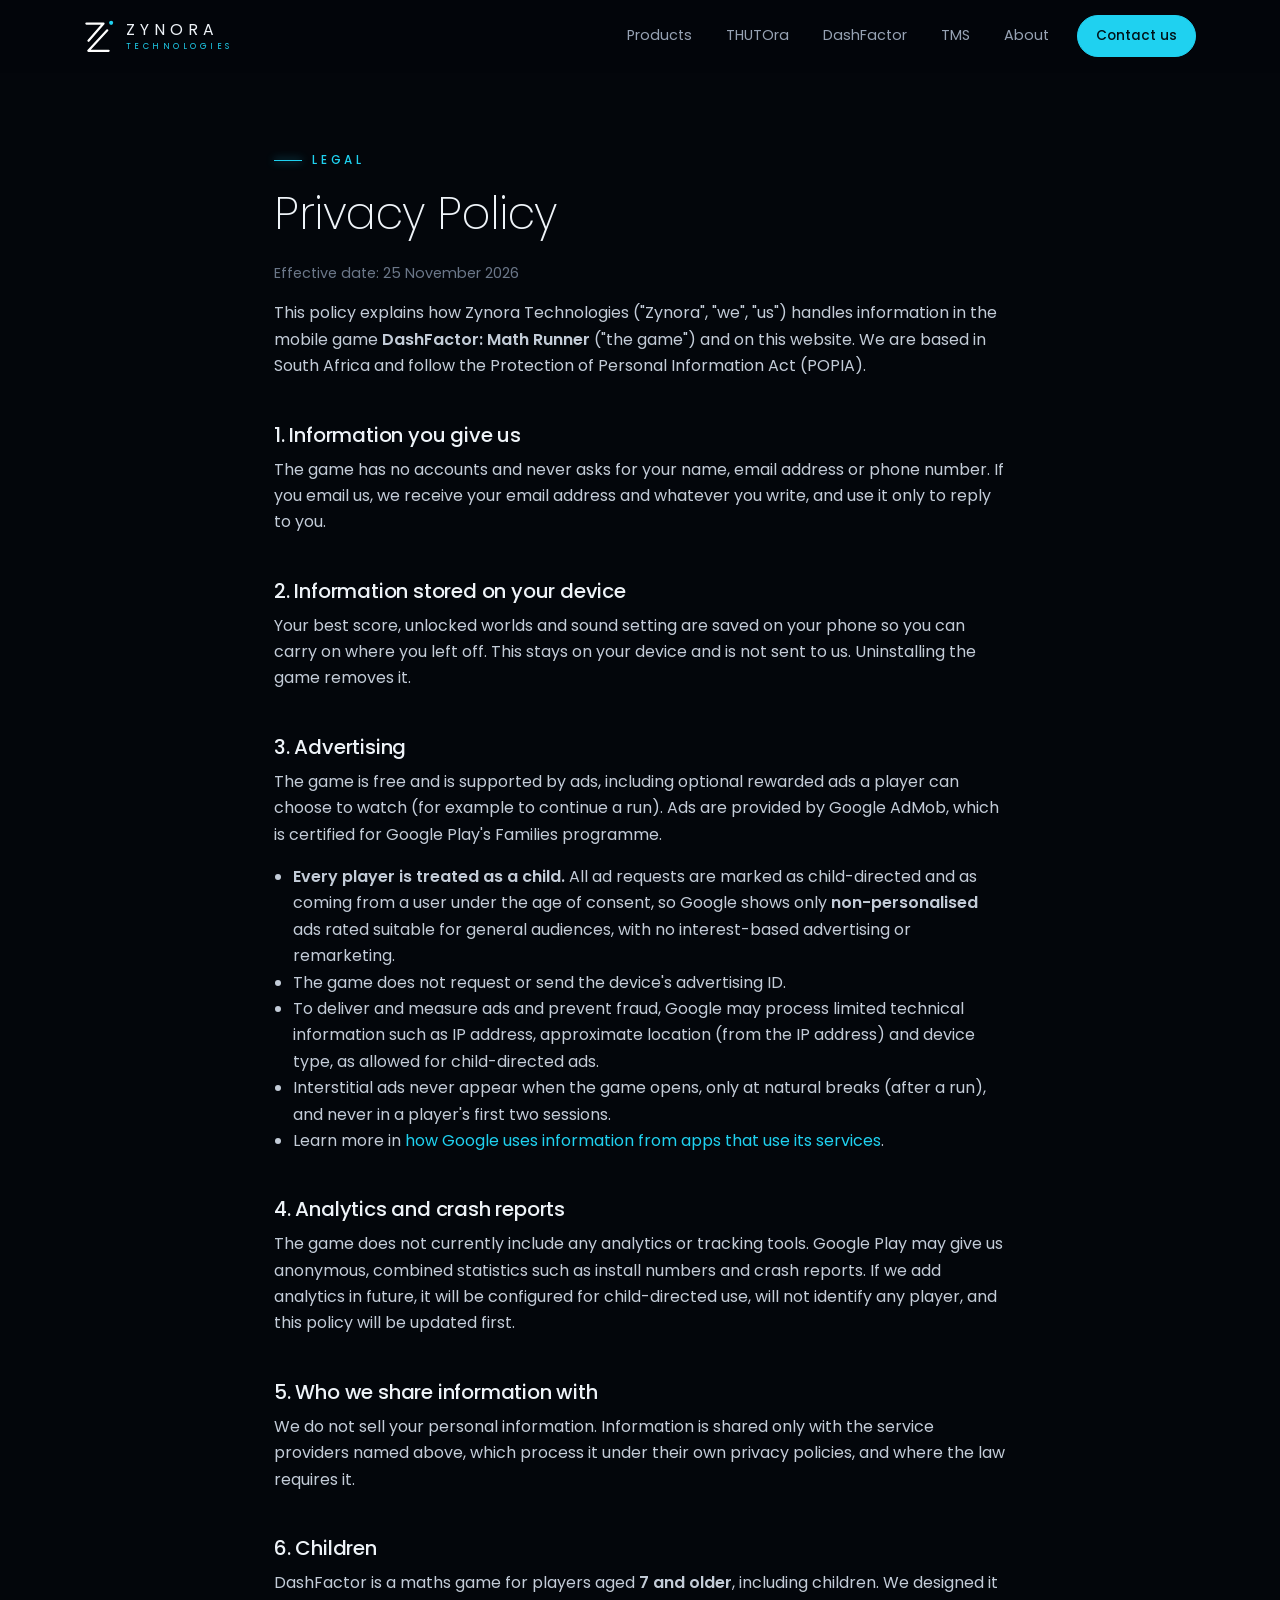
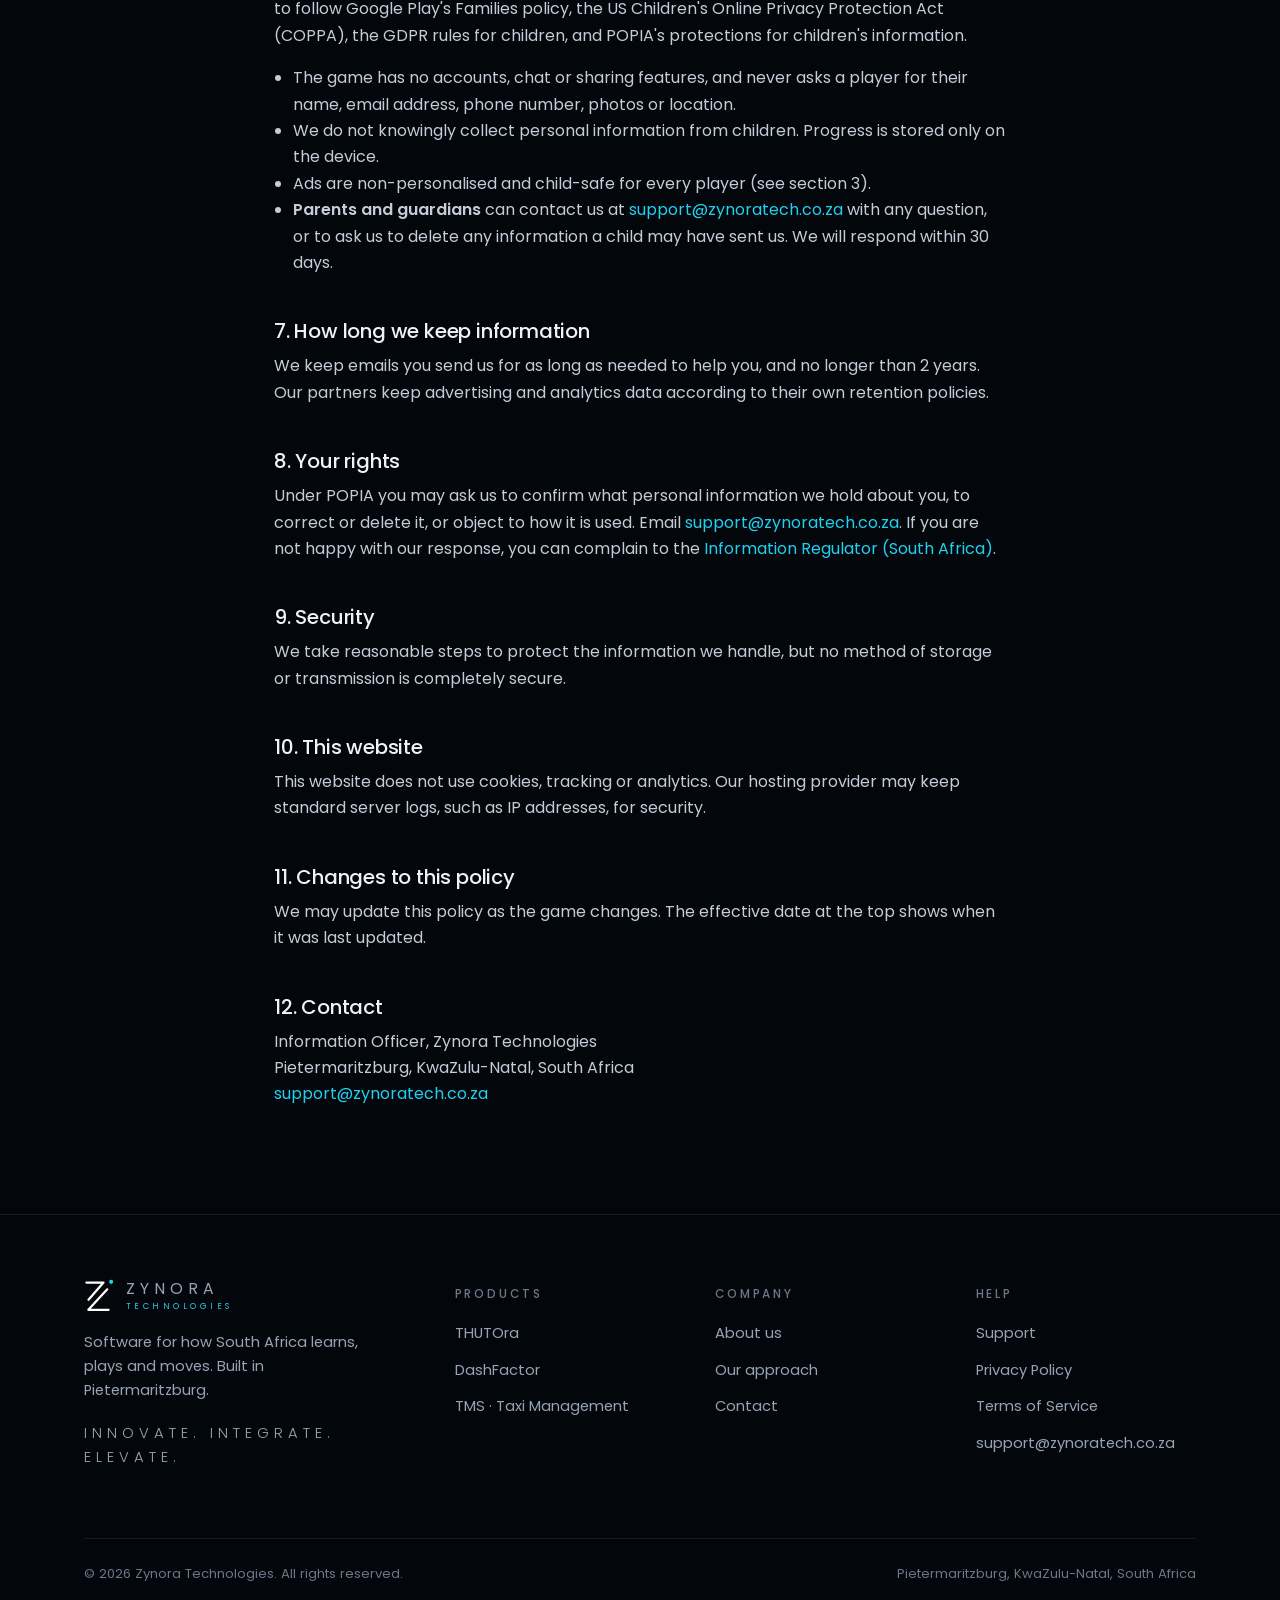
<file: privacy.html>
<!DOCTYPE html>
<html lang="en">
<head>
<meta charset="utf-8">
<meta name="viewport" content="width=device-width, initial-scale=1">
<title>Privacy Policy · Zynora Technologies</title>
<meta name="description" content="How Zynora Technologies handles information in DashFactor: Math Runner and on this website.">
<meta name="theme-color" content="#03060b">
<link rel="canonical" href="https://zynoratech.co.za/privacy.html">
<link rel="icon" href="favicon.svg" type="image/svg+xml">
<link rel="preload" href="assets/fonts/poppins-latin-300-normal.woff2" as="font" type="font/woff2" crossorigin>
<link rel="stylesheet" href="assets/style.css">
<meta property="og:type" content="website">
<meta property="og:site_name" content="Zynora Technologies">
<meta property="og:title" content="Privacy Policy · Zynora Technologies">
<meta property="og:description" content="How Zynora Technologies handles information in DashFactor: Math Runner and on this website.">
<meta property="og:url" content="https://zynoratech.co.za/privacy.html">
<meta property="og:image" content="https://zynoratech.co.za/assets/img/zynora-logo.jpg">
<meta name="twitter:card" content="summary">
</head>
<body>
<a class="skip" href="#main">Skip to content</a>
<header class="site-head"><div class="wrap">
  <a class="brand" href="index.html" aria-label="Zynora Technologies home"><img src="assets/img/z-mark.svg" alt=""><span class="wm"><b>ZYNORA</b><small>TECHNOLOGIES</small></span></a>
  <button class="menu-btn" aria-label="Menu" aria-expanded="false" aria-controls="nav"><span></span><span></span><span></span></button>
  <nav class="nav" id="nav" aria-label="Main"><a href="index.html#products">Products</a><a href="thutora.html">THUTOra</a><a href="dashfactor.html">DashFactor</a><a href="tms.html">TMS</a><a href="index.html#about">About</a><a class="btn sm" href="index.html#contact">Contact us</a></nav>
</div></header>
<main id="main">
<div class="wrap doc">
  <div class="eyebrow">Legal</div>
  <h1>Privacy Policy</h1>
  <p class="updated">Effective date: 25 November 2026</p>
  <p>This policy explains how Zynora Technologies ("Zynora", "we", "us") handles information in the mobile game <b>DashFactor: Math Runner</b> ("the game") and on this website. We are based in South Africa and follow the Protection of Personal Information Act (POPIA).</p>

  <h2>1. Information you give us</h2>
  <p>The game has no accounts and never asks for your name, email address or phone number. If you email us, we receive your email address and whatever you write, and use it only to reply to you.</p>

  <h2>2. Information stored on your device</h2>
  <p>Your best score, unlocked worlds and sound setting are saved on your phone so you can carry on where you left off. This stays on your device and is not sent to us. Uninstalling the game removes it.</p>

  <h2>3. Advertising</h2>
  <p>The game is free and is supported by ads, including optional rewarded ads a player can choose to watch (for example to continue a run). Ads are provided by Google AdMob, which is certified for Google Play's Families programme.</p>
  <ul>
    <li><b>Every player is treated as a child.</b> All ad requests are marked as child-directed and as coming from a user under the age of consent, so Google shows only <b>non-personalised</b> ads rated suitable for general audiences, with no interest-based advertising or remarketing.</li>
    <li>The game does not request or send the device's advertising ID.</li>
    <li>To deliver and measure ads and prevent fraud, Google may process limited technical information such as IP address, approximate location (from the IP address) and device type, as allowed for child-directed ads.</li>
    <li>Interstitial ads never appear when the game opens, only at natural breaks (after a run), and never in a player's first two sessions.</li>
    <li>Learn more in <a href="https://policies.google.com/technologies/partner-sites" rel="noopener">how Google uses information from apps that use its services</a>.</li>
  </ul>

  <h2>4. Analytics and crash reports</h2>
  <p>The game does not currently include any analytics or tracking tools. Google Play may give us anonymous, combined statistics such as install numbers and crash reports. If we add analytics in future, it will be configured for child-directed use, will not identify any player, and this policy will be updated first.</p>

  <h2>5. Who we share information with</h2>
  <p>We do not sell your personal information. Information is shared only with the service providers named above, which process it under their own privacy policies, and where the law requires it.</p>

  <h2>6. Children</h2>
  <p>DashFactor is a maths game for players aged <b>7 and older</b>, including children. We designed it to follow Google Play's Families policy, the US Children's Online Privacy Protection Act (COPPA), the GDPR rules for children, and POPIA's protections for children's information.</p>
  <ul>
    <li>The game has no accounts, chat or sharing features, and never asks a player for their name, email address, phone number, photos or location.</li>
    <li>We do not knowingly collect personal information from children. Progress is stored only on the device.</li>
    <li>Ads are non-personalised and child-safe for every player (see section 3).</li>
    <li><b>Parents and guardians</b> can contact us at <a href="mailto:support@zynoratech.co.za">support@zynoratech.co.za</a> with any question, or to ask us to delete any information a child may have sent us. We will respond within 30 days.</li>
  </ul>

  <h2>7. How long we keep information</h2>
  <p>We keep emails you send us for as long as needed to help you, and no longer than 2 years. Our partners keep advertising and analytics data according to their own retention policies.</p>

  <h2>8. Your rights</h2>
  <p>Under POPIA you may ask us to confirm what personal information we hold about you, to correct or delete it, or object to how it is used. Email <a href="mailto:support@zynoratech.co.za">support@zynoratech.co.za</a>. If you are not happy with our response, you can complain to the <a href="https://inforegulator.org.za" rel="noopener">Information Regulator (South Africa)</a>.</p>

  <h2>9. Security</h2>
  <p>We take reasonable steps to protect the information we handle, but no method of storage or transmission is completely secure.</p>

  <h2>10. This website</h2>
  <p>This website does not use cookies, tracking or analytics. Our hosting provider may keep standard server logs, such as IP addresses, for security.</p>

  <h2>11. Changes to this policy</h2>
  <p>We may update this policy as the game changes. The effective date at the top shows when it was last updated.</p>

  <h2>12. Contact</h2>
  <p>Information Officer, Zynora Technologies<br>Pietermaritzburg, KwaZulu-Natal, South Africa<br><a href="mailto:support@zynoratech.co.za">support@zynoratech.co.za</a></p>
</div>
</main>
<footer class="site-foot"><div class="wrap">
  <div class="foot-grid">
    <div class="foot-brand">
      <a class="brand" href="index.html"><img src="assets/img/z-mark.svg" alt=""><span class="wm"><b>ZYNORA</b><small>TECHNOLOGIES</small></span></a>
      <p>Software for how South Africa learns, plays and moves. Built in Pietermaritzburg.</p>
      <p class="tagline">Innovate<i>.</i> Integrate<i>.</i> Elevate<i>.</i></p>
    </div>
    <div><h4>Products</h4><ul><li><a href="thutora.html">THUTOra</a></li><li><a href="dashfactor.html">DashFactor</a></li><li><a href="tms.html">TMS · Taxi Management</a></li></ul></div>
    <div><h4>Company</h4><ul><li><a href="index.html#about">About us</a></li><li><a href="index.html#approach">Our approach</a></li><li><a href="index.html#contact">Contact</a></li></ul></div>
    <div><h4>Help</h4><ul><li><a href="support.html">Support</a></li><li><a href="privacy.html">Privacy Policy</a></li><li><a href="terms.html">Terms of Service</a></li><li><a href="mailto:support@zynoratech.co.za">support@zynoratech.co.za</a></li></ul></div>
  </div>
  <div class="foot-base"><span>© <span id="year">2026</span> Zynora Technologies. All rights reserved.</span><span>Pietermaritzburg, KwaZulu-Natal, South Africa</span></div>
</div></footer>
<script src="assets/site.js" defer></script>
</body>
</html>
</file>
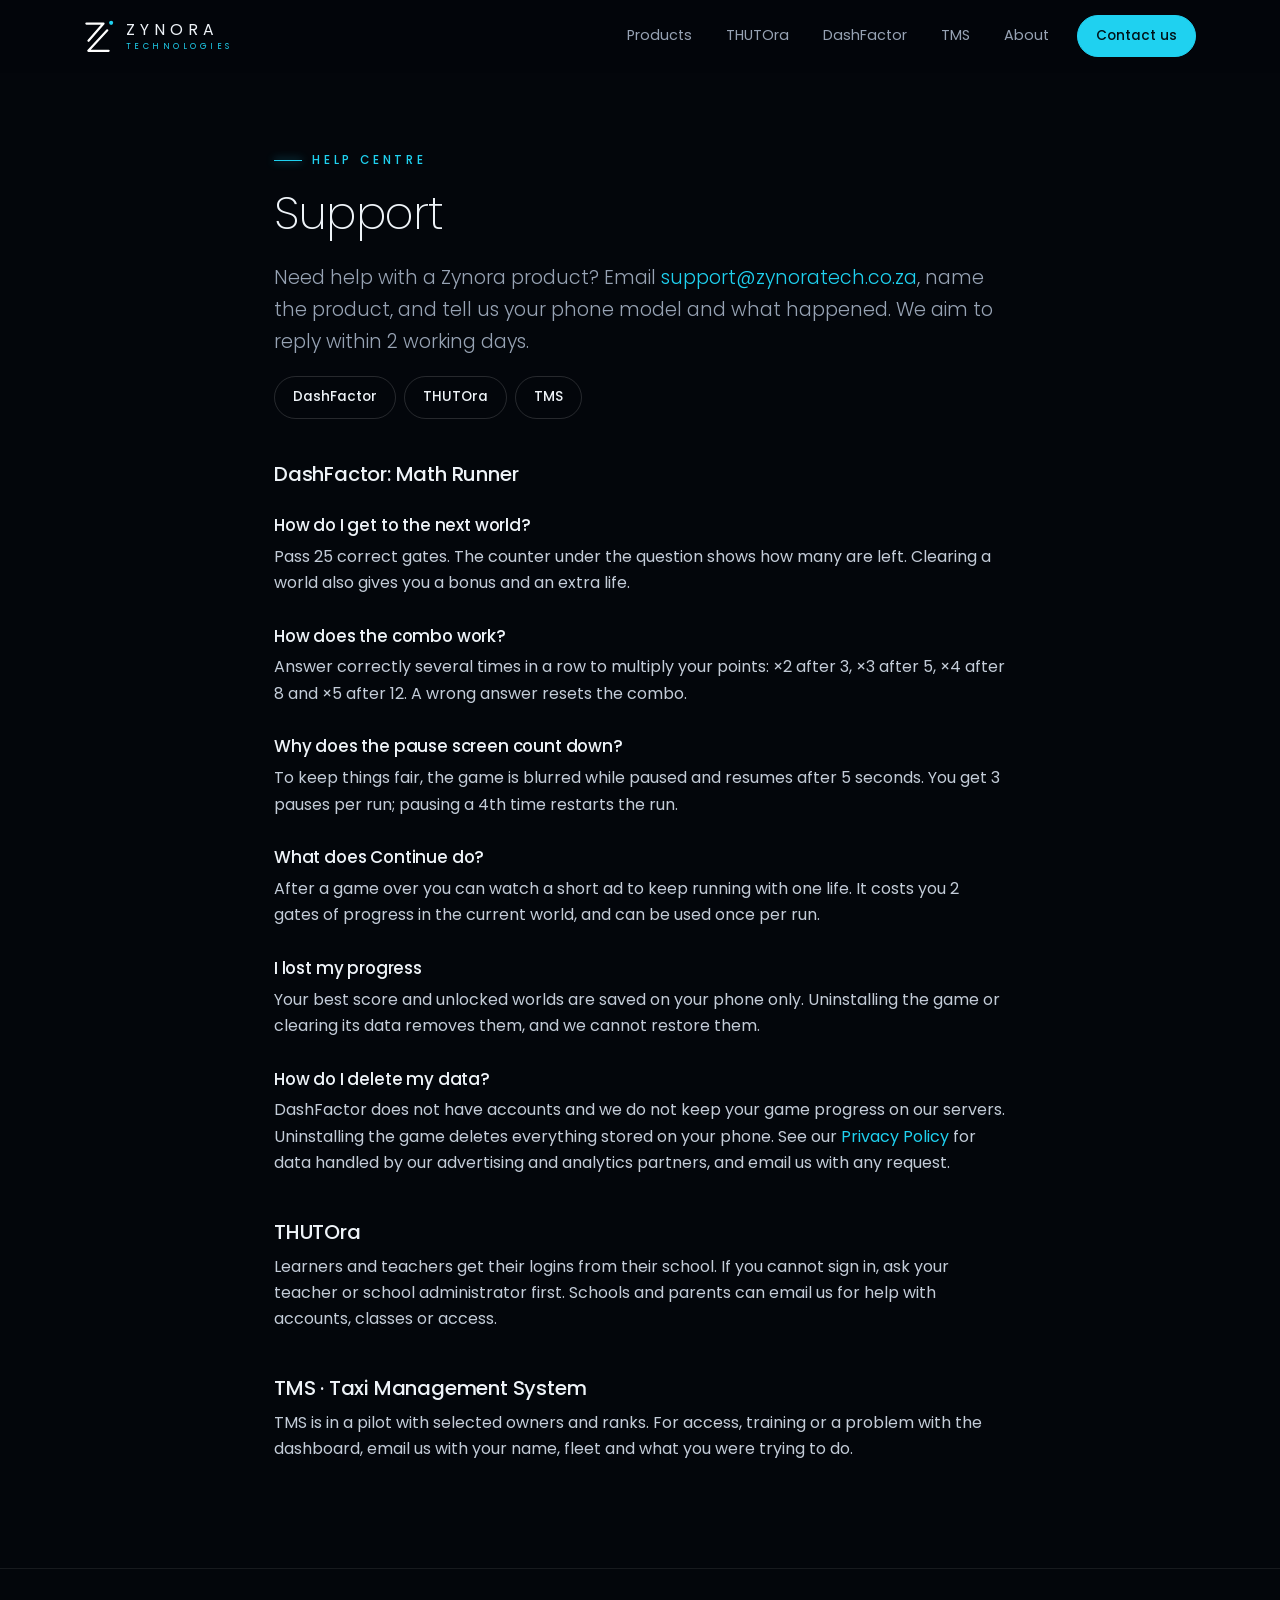
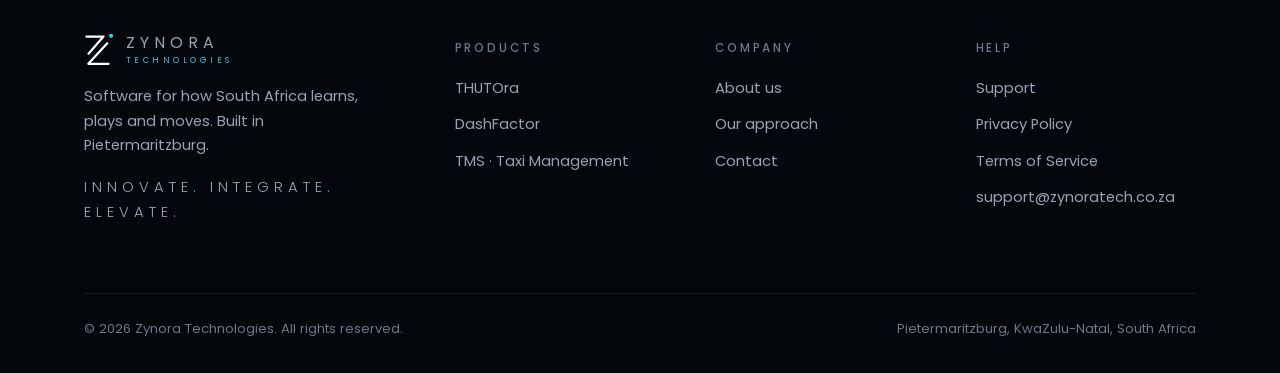
<file: support.html>
<!DOCTYPE html>
<html lang="en">
<head>
<meta charset="utf-8">
<meta name="viewport" content="width=device-width, initial-scale=1">
<title>Support · Zynora Technologies</title>
<meta name="description" content="Get help with DashFactor, THUTOra and TMS from Zynora Technologies.">
<meta name="theme-color" content="#03060b">
<link rel="canonical" href="https://zynoratech.co.za/support.html">
<link rel="icon" href="favicon.svg" type="image/svg+xml">
<link rel="preload" href="assets/fonts/poppins-latin-300-normal.woff2" as="font" type="font/woff2" crossorigin>
<link rel="stylesheet" href="assets/style.css">
<meta property="og:type" content="website">
<meta property="og:site_name" content="Zynora Technologies">
<meta property="og:title" content="Support · Zynora Technologies">
<meta property="og:description" content="Get help with DashFactor, THUTOra and TMS from Zynora Technologies.">
<meta property="og:url" content="https://zynoratech.co.za/support.html">
<meta property="og:image" content="https://zynoratech.co.za/assets/img/zynora-logo.jpg">
<meta name="twitter:card" content="summary">
</head>
<body>
<a class="skip" href="#main">Skip to content</a>
<header class="site-head"><div class="wrap">
  <a class="brand" href="index.html" aria-label="Zynora Technologies home"><img src="assets/img/z-mark.svg" alt=""><span class="wm"><b>ZYNORA</b><small>TECHNOLOGIES</small></span></a>
  <button class="menu-btn" aria-label="Menu" aria-expanded="false" aria-controls="nav"><span></span><span></span><span></span></button>
  <nav class="nav" id="nav" aria-label="Main"><a href="index.html#products">Products</a><a href="thutora.html">THUTOra</a><a href="dashfactor.html">DashFactor</a><a href="tms.html">TMS</a><a href="index.html#about">About</a><a class="btn sm" href="index.html#contact">Contact us</a></nav>
</div></header>
<main id="main">

<div class="wrap doc">
  <div class="eyebrow">Help centre</div>
  <h1>Support</h1>
  <p class="lead">Need help with a Zynora product? Email <a href="mailto:support@zynoratech.co.za">support@zynoratech.co.za</a>, name the product, and tell us your phone model and what happened. We aim to reply within 2 working days.</p>
  <div class="doc-tabs"><a class="btn ghost sm" href="#dashfactor">DashFactor</a><a class="btn ghost sm" href="#thutora">THUTOra</a><a class="btn ghost sm" href="#tms">TMS</a></div>
  <h2 id="dashfactor">DashFactor: Math Runner</h2>
  <h3>How do I get to the next world?</h3>
  <p>Pass 25 correct gates. The counter under the question shows how many are left. Clearing a world also gives you a bonus and an extra life.</p>

  <h3>How does the combo work?</h3>
  <p>Answer correctly several times in a row to multiply your points: ×2 after 3, ×3 after 5, ×4 after 8 and ×5 after 12. A wrong answer resets the combo.</p>

  <h3>Why does the pause screen count down?</h3>
  <p>To keep things fair, the game is blurred while paused and resumes after 5 seconds. You get 3 pauses per run; pausing a 4th time restarts the run.</p>

  <h3>What does Continue do?</h3>
  <p>After a game over you can watch a short ad to keep running with one life. It costs you 2 gates of progress in the current world, and can be used once per run.</p>

  <h3>I lost my progress</h3>
  <p>Your best score and unlocked worlds are saved on your phone only. Uninstalling the game or clearing its data removes them, and we cannot restore them.</p>

  <h3>How do I delete my data?</h3>
  <p>DashFactor does not have accounts and we do not keep your game progress on our servers. Uninstalling the game deletes everything stored on your phone. See our <a href="privacy.html">Privacy Policy</a> for data handled by our advertising and analytics partners, and email us with any request.</p>
  <h2 id="thutora">THUTOra</h2>
  <p>Learners and teachers get their logins from their school. If you cannot sign in, ask your teacher or school administrator first. Schools and parents can email us for help with accounts, classes or access.</p>
  <h2 id="tms">TMS · Taxi Management System</h2>
  <p>TMS is in a pilot with selected owners and ranks. For access, training or a problem with the dashboard, email us with your name, fleet and what you were trying to do.</p>
</div>
</main>
<footer class="site-foot"><div class="wrap">
  <div class="foot-grid">
    <div class="foot-brand">
      <a class="brand" href="index.html"><img src="assets/img/z-mark.svg" alt=""><span class="wm"><b>ZYNORA</b><small>TECHNOLOGIES</small></span></a>
      <p>Software for how South Africa learns, plays and moves. Built in Pietermaritzburg.</p>
      <p class="tagline">Innovate<i>.</i> Integrate<i>.</i> Elevate<i>.</i></p>
    </div>
    <div><h4>Products</h4><ul><li><a href="thutora.html">THUTOra</a></li><li><a href="dashfactor.html">DashFactor</a></li><li><a href="tms.html">TMS · Taxi Management</a></li></ul></div>
    <div><h4>Company</h4><ul><li><a href="index.html#about">About us</a></li><li><a href="index.html#approach">Our approach</a></li><li><a href="index.html#contact">Contact</a></li></ul></div>
    <div><h4>Help</h4><ul><li><a href="support.html">Support</a></li><li><a href="privacy.html">Privacy Policy</a></li><li><a href="terms.html">Terms of Service</a></li><li><a href="mailto:support@zynoratech.co.za">support@zynoratech.co.za</a></li></ul></div>
  </div>
  <div class="foot-base"><span>© <span id="year">2026</span> Zynora Technologies. All rights reserved.</span><span>Pietermaritzburg, KwaZulu-Natal, South Africa</span></div>
</div></footer>
<script src="assets/site.js" defer></script>
</body>
</html>
</file>
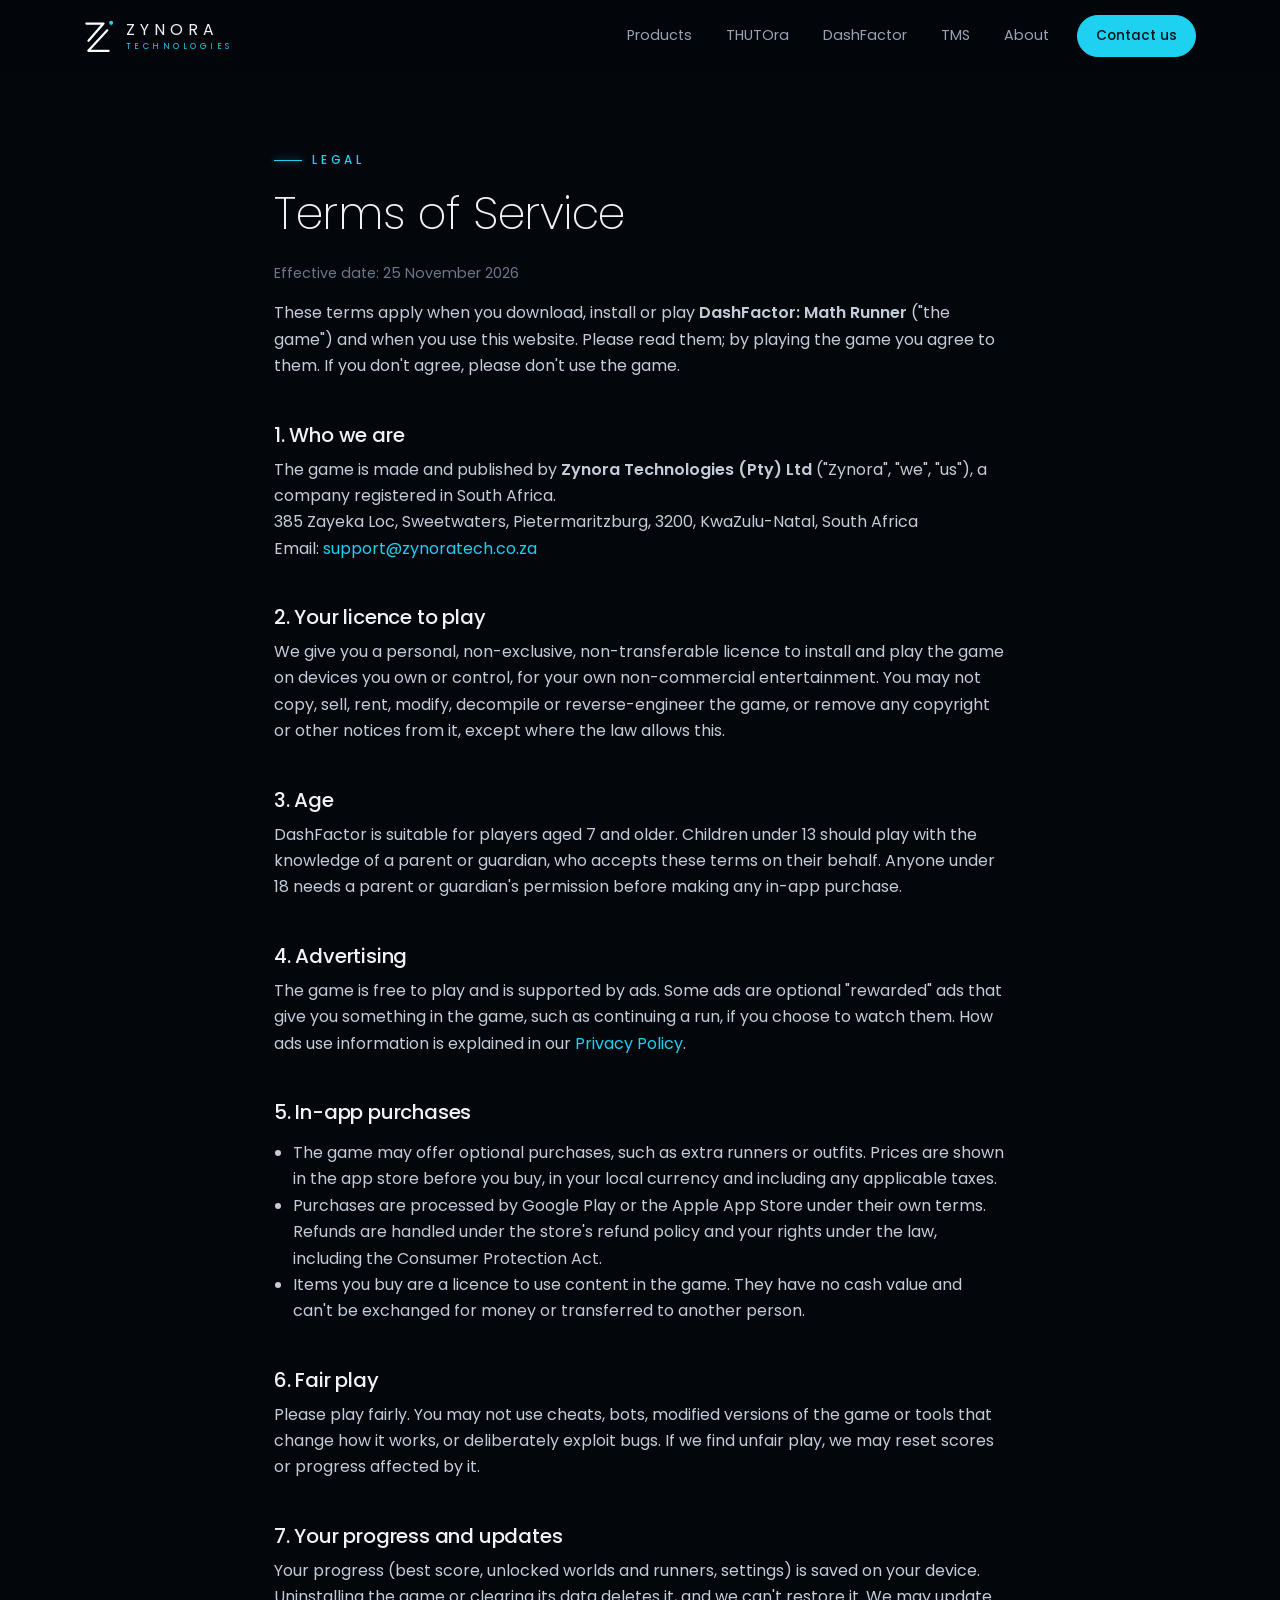
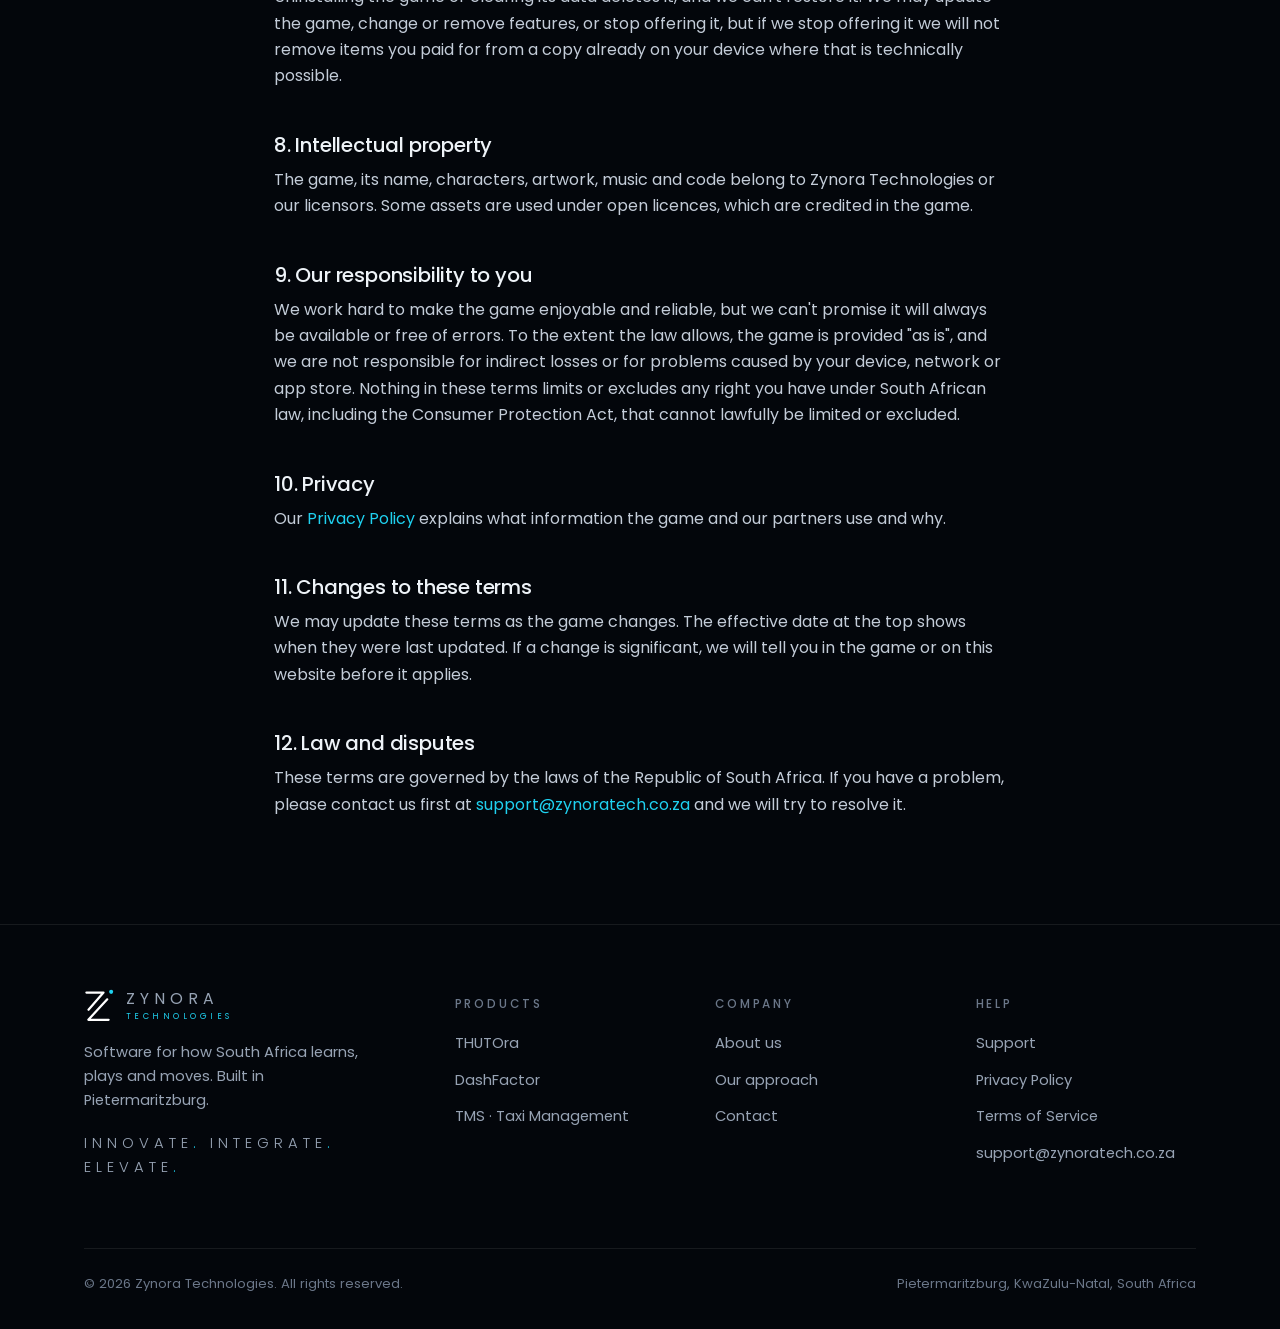
<file: terms.html>
<!DOCTYPE html>
<html lang="en">
<head>
<meta charset="utf-8">
<meta name="viewport" content="width=device-width, initial-scale=1">
<title>Terms of Service · Zynora Technologies</title>
<meta name="description" content="The terms for playing DashFactor: Math Runner and using the Zynora Technologies website.">
<meta name="theme-color" content="#03060b">
<link rel="canonical" href="https://zynoratech.co.za/terms.html">
<link rel="icon" href="favicon.svg" type="image/svg+xml">
<link rel="preload" href="assets/fonts/poppins-latin-300-normal.woff2" as="font" type="font/woff2" crossorigin>
<link rel="stylesheet" href="assets/style.css">
<meta property="og:type" content="website">
<meta property="og:site_name" content="Zynora Technologies">
<meta property="og:title" content="Terms of Service · Zynora Technologies">
<meta property="og:description" content="The terms for playing DashFactor: Math Runner and using the Zynora Technologies website.">
<meta property="og:url" content="https://zynoratech.co.za/terms.html">
<meta property="og:image" content="https://zynoratech.co.za/assets/img/zynora-logo.jpg">
<meta name="twitter:card" content="summary">
</head>
<body>
<a class="skip" href="#main">Skip to content</a>
<header class="site-head"><div class="wrap">
  <a class="brand" href="index.html" aria-label="Zynora Technologies home"><img src="assets/img/z-mark.svg" alt=""><span class="wm"><b>ZYNORA</b><small>TECHNOLOGIES</small></span></a>
  <button class="menu-btn" aria-label="Menu" aria-expanded="false" aria-controls="nav"><span></span><span></span><span></span></button>
  <nav class="nav" id="nav" aria-label="Main"><a href="index.html#products">Products</a><a href="thutora.html">THUTOra</a><a href="dashfactor.html">DashFactor</a><a href="tms.html">TMS</a><a href="index.html#about">About</a><a class="btn sm" href="index.html#contact">Contact us</a></nav>
</div></header>
<main id="main">
<div class="wrap doc">
  <div class="eyebrow">Legal</div>
  <h1>Terms of Service</h1>
  <p class="updated">Effective date: 25 November 2026</p>
  <p>These terms apply when you download, install or play <b>DashFactor: Math Runner</b> ("the game") and when you use this website. Please read them; by playing the game you agree to them. If you don't agree, please don't use the game.</p>

  <h2>1. Who we are</h2>
  <p>The game is made and published by <b>Zynora Technologies (Pty) Ltd</b> ("Zynora", "we", "us"), a company registered in South Africa.<br>385 Zayeka Loc, Sweetwaters, Pietermaritzburg, 3200, KwaZulu-Natal, South Africa<br>Email: <a href="mailto:support@zynoratech.co.za">support@zynoratech.co.za</a></p>

  <h2>2. Your licence to play</h2>
  <p>We give you a personal, non-exclusive, non-transferable licence to install and play the game on devices you own or control, for your own non-commercial entertainment. You may not copy, sell, rent, modify, decompile or reverse-engineer the game, or remove any copyright or other notices from it, except where the law allows this.</p>

  <h2>3. Age</h2>
  <p>DashFactor is suitable for players aged 7 and older. Children under 13 should play with the knowledge of a parent or guardian, who accepts these terms on their behalf. Anyone under 18 needs a parent or guardian's permission before making any in-app purchase.</p>

  <h2>4. Advertising</h2>
  <p>The game is free to play and is supported by ads. Some ads are optional "rewarded" ads that give you something in the game, such as continuing a run, if you choose to watch them. How ads use information is explained in our <a href="privacy.html">Privacy Policy</a>.</p>

  <h2>5. In-app purchases</h2>
  <ul>
    <li>The game may offer optional purchases, such as extra runners or outfits. Prices are shown in the app store before you buy, in your local currency and including any applicable taxes.</li>
    <li>Purchases are processed by Google Play or the Apple App Store under their own terms. Refunds are handled under the store's refund policy and your rights under the law, including the Consumer Protection Act.</li>
    <li>Items you buy are a licence to use content in the game. They have no cash value and can't be exchanged for money or transferred to another person.</li>
  </ul>

  <h2>6. Fair play</h2>
  <p>Please play fairly. You may not use cheats, bots, modified versions of the game or tools that change how it works, or deliberately exploit bugs. If we find unfair play, we may reset scores or progress affected by it.</p>

  <h2>7. Your progress and updates</h2>
  <p>Your progress (best score, unlocked worlds and runners, settings) is saved on your device. Uninstalling the game or clearing its data deletes it, and we can't restore it. We may update the game, change or remove features, or stop offering it, but if we stop offering it we will not remove items you paid for from a copy already on your device where that is technically possible.</p>

  <h2>8. Intellectual property</h2>
  <p>The game, its name, characters, artwork, music and code belong to Zynora Technologies or our licensors. Some assets are used under open licences, which are credited in the game.</p>

  <h2>9. Our responsibility to you</h2>
  <p>We work hard to make the game enjoyable and reliable, but we can't promise it will always be available or free of errors. To the extent the law allows, the game is provided "as is", and we are not responsible for indirect losses or for problems caused by your device, network or app store. Nothing in these terms limits or excludes any right you have under South African law, including the Consumer Protection Act, that cannot lawfully be limited or excluded.</p>

  <h2>10. Privacy</h2>
  <p>Our <a href="privacy.html">Privacy Policy</a> explains what information the game and our partners use and why.</p>

  <h2>11. Changes to these terms</h2>
  <p>We may update these terms as the game changes. The effective date at the top shows when they were last updated. If a change is significant, we will tell you in the game or on this website before it applies.</p>

  <h2>12. Law and disputes</h2>
  <p>These terms are governed by the laws of the Republic of South Africa. If you have a problem, please contact us first at <a href="mailto:support@zynoratech.co.za">support@zynoratech.co.za</a> and we will try to resolve it.</p>
</div>
</main>
<footer class="site-foot"><div class="wrap">
  <div class="foot-grid">
    <div class="foot-brand">
      <a class="brand" href="index.html"><img src="assets/img/z-mark.svg" alt=""><span class="wm"><b>ZYNORA</b><small>TECHNOLOGIES</small></span></a>
      <p>Software for how South Africa learns, plays and moves. Built in Pietermaritzburg.</p>
      <p class="tagline">Innovate<i>.</i> Integrate<i>.</i> Elevate<i>.</i></p>
    </div>
    <div><h4>Products</h4><ul><li><a href="thutora.html">THUTOra</a></li><li><a href="dashfactor.html">DashFactor</a></li><li><a href="tms.html">TMS · Taxi Management</a></li></ul></div>
    <div><h4>Company</h4><ul><li><a href="index.html#about">About us</a></li><li><a href="index.html#approach">Our approach</a></li><li><a href="index.html#contact">Contact</a></li></ul></div>
    <div><h4>Help</h4><ul><li><a href="support.html">Support</a></li><li><a href="privacy.html">Privacy Policy</a></li><li><a href="terms.html">Terms of Service</a></li><li><a href="mailto:support@zynoratech.co.za">support@zynoratech.co.za</a></li></ul></div>
  </div>
  <div class="foot-base"><span>© <span id="year">2026</span> Zynora Technologies. All rights reserved.</span><span>Pietermaritzburg, KwaZulu-Natal, South Africa</span></div>
</div></footer>
<script src="assets/site.js" defer></script>
</body>
</html>
</file>
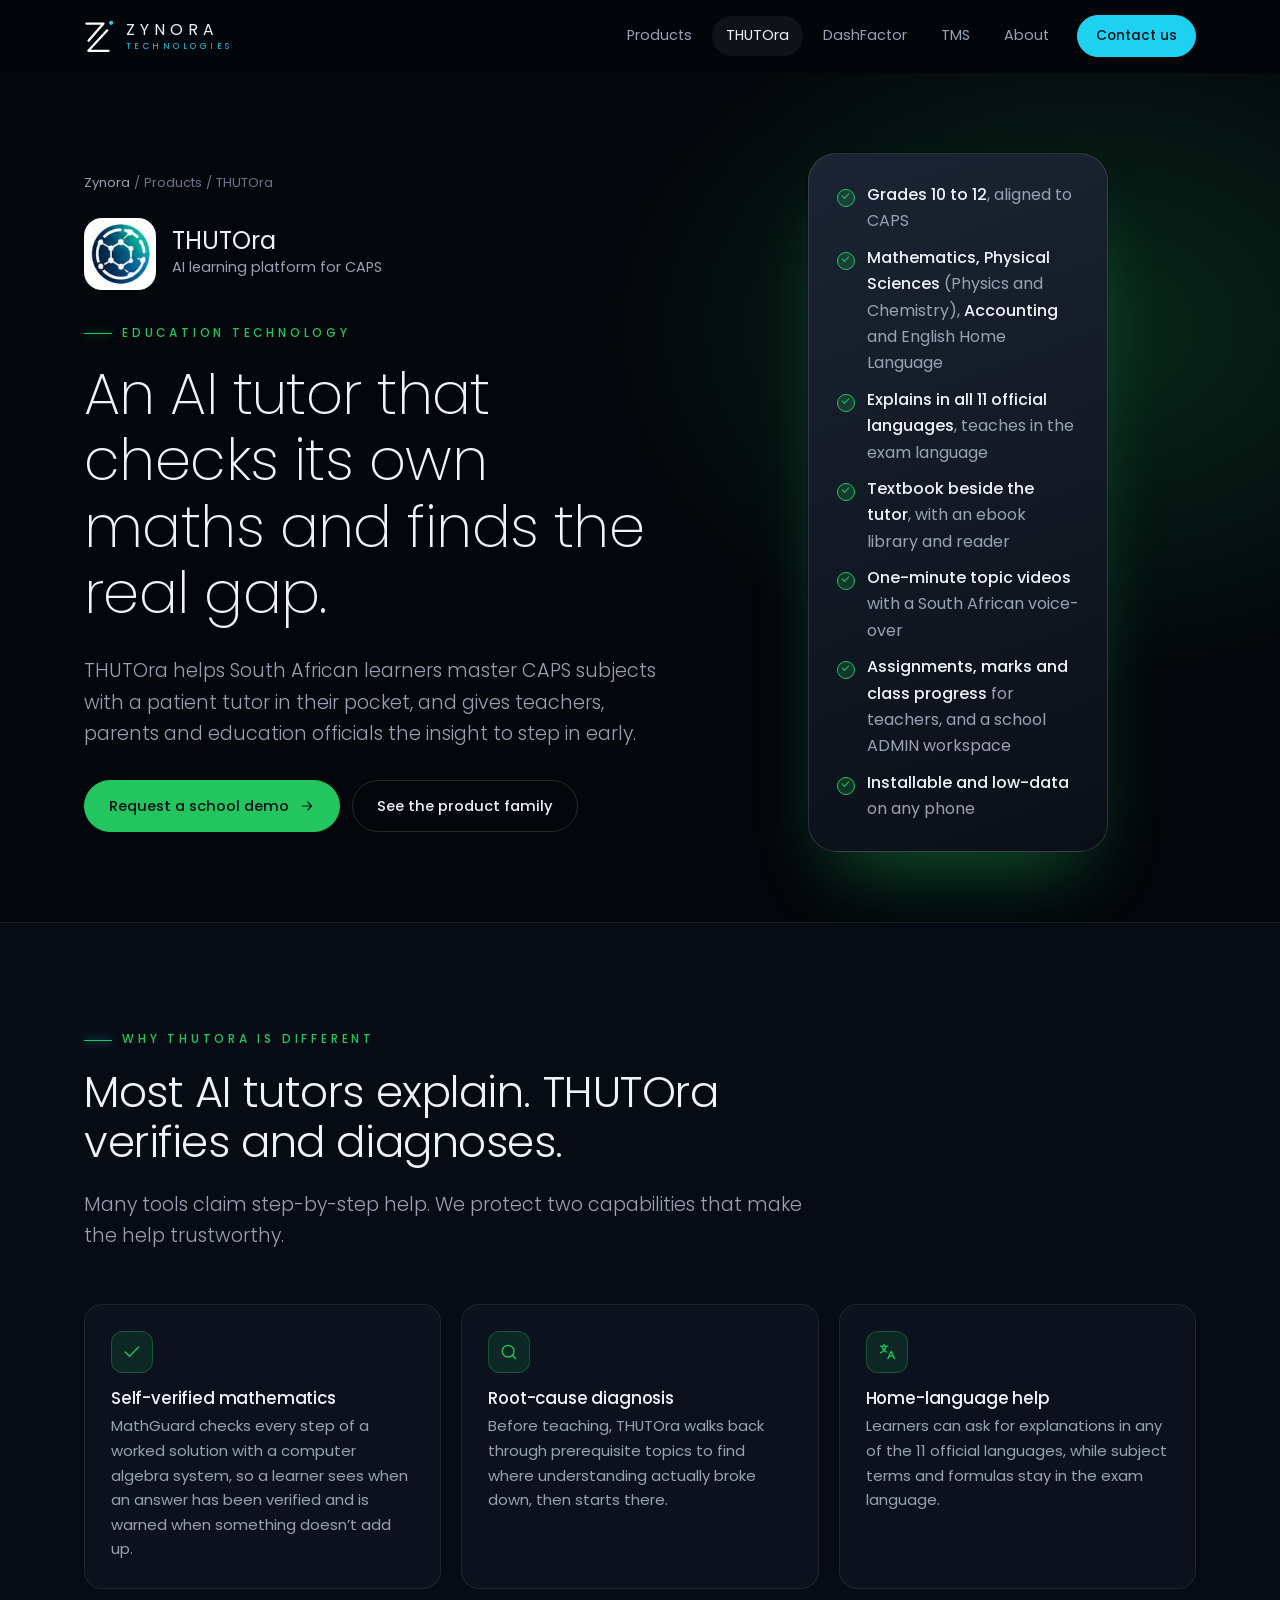
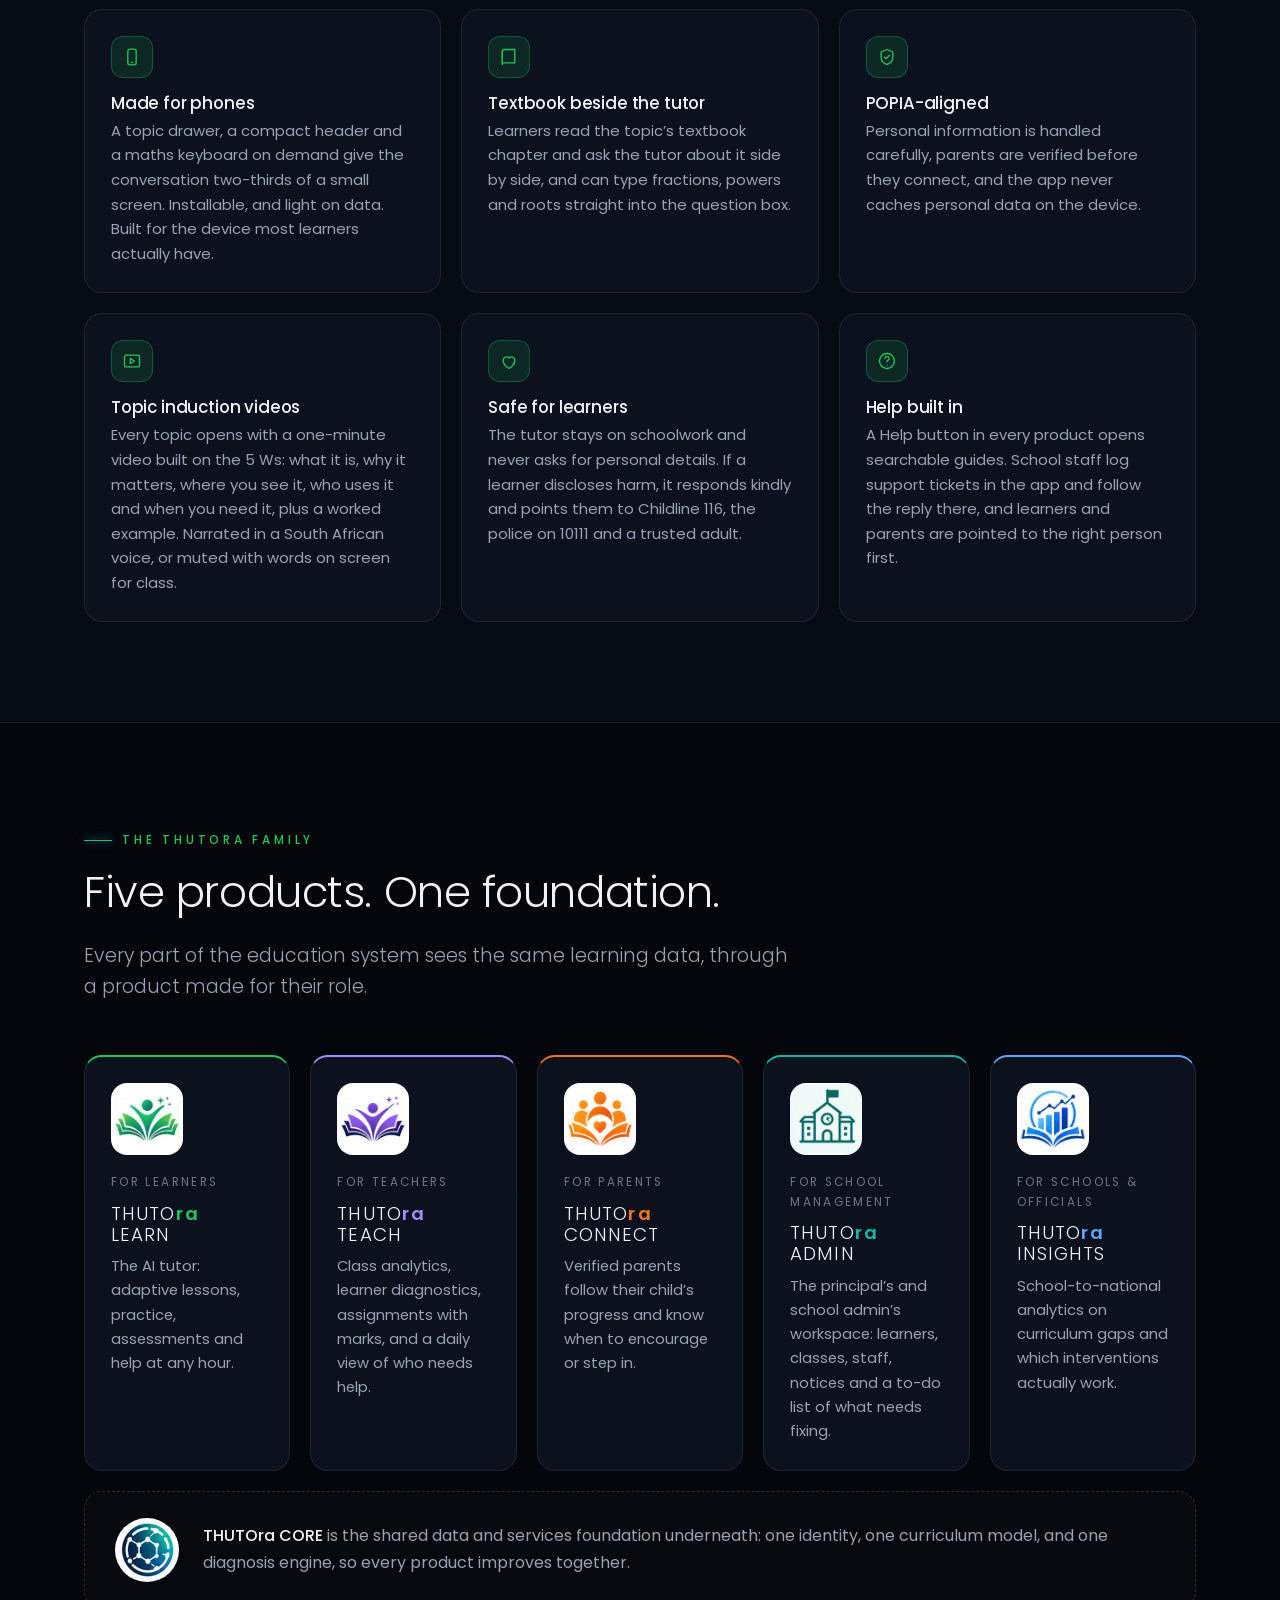
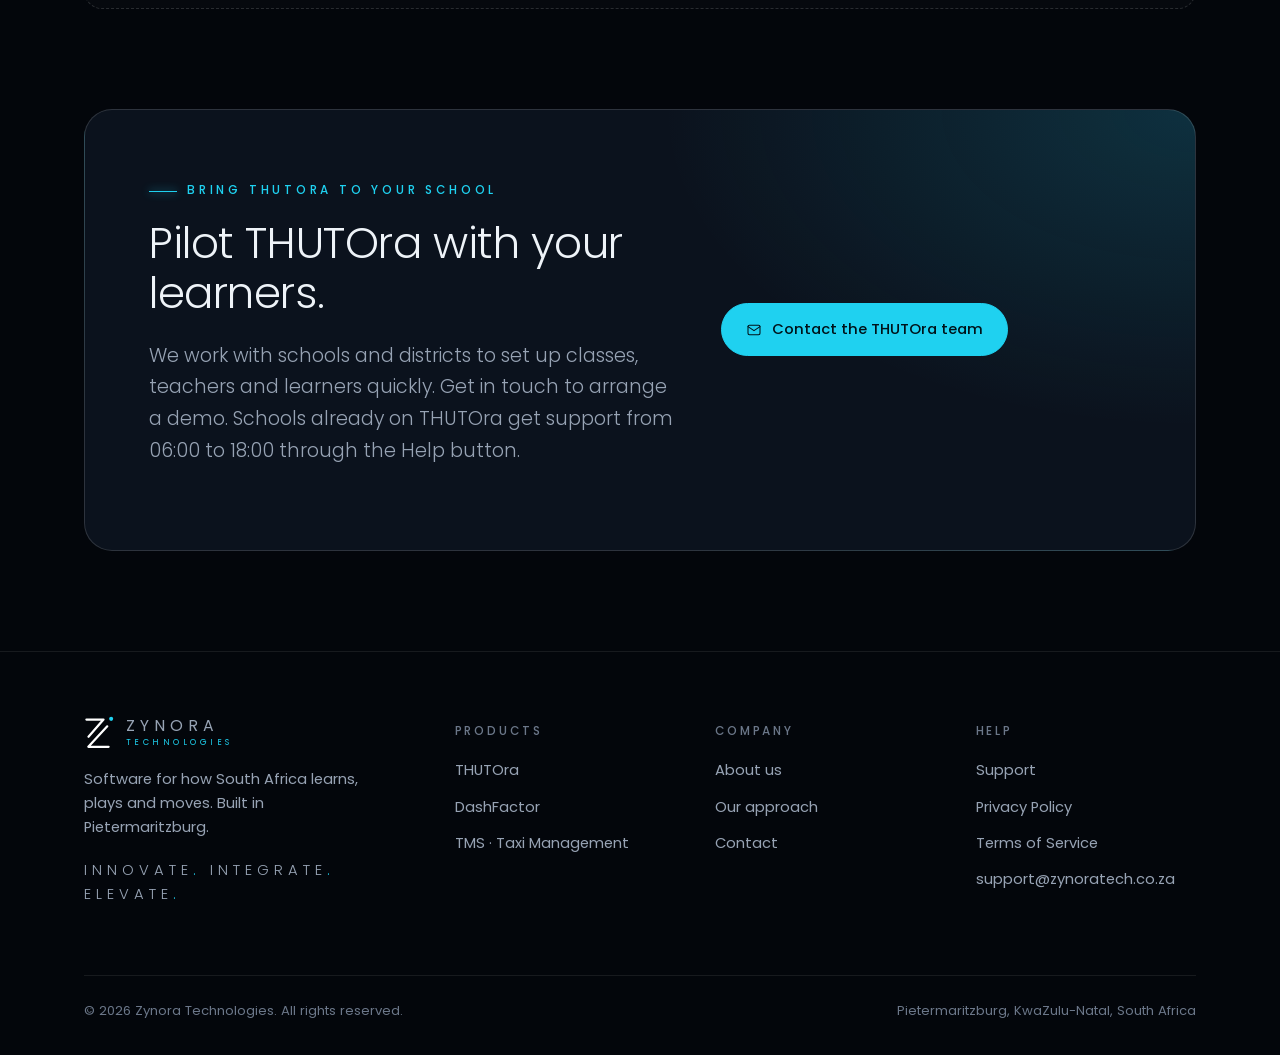
<file: thutora.html>
<!DOCTYPE html>
<html lang="en">
<head>
<meta charset="utf-8">
<meta name="viewport" content="width=device-width, initial-scale=1">
<title>THUTOra · AI learning platform for CAPS · Zynora Technologies</title>
<meta name="description" content="THUTOra is an AI tutor and learning platform for the South African CAPS curriculum, with self-verified maths, root-cause diagnosis and home-language help.">
<meta name="theme-color" content="#03060b">
<link rel="canonical" href="https://zynoratech.co.za/thutora.html">
<link rel="icon" href="favicon.svg" type="image/svg+xml">
<link rel="preload" href="assets/fonts/poppins-latin-300-normal.woff2" as="font" type="font/woff2" crossorigin>
<link rel="stylesheet" href="assets/style.css">
<meta property="og:type" content="website">
<meta property="og:site_name" content="Zynora Technologies">
<meta property="og:title" content="THUTOra · AI learning platform for CAPS · Zynora Technologies">
<meta property="og:description" content="THUTOra is an AI tutor and learning platform for the South African CAPS curriculum, with self-verified maths, root-cause diagnosis and home-language help.">
<meta property="og:url" content="https://zynoratech.co.za/thutora.html">
<meta property="og:image" content="https://zynoratech.co.za/assets/img/thutora/core.png">
<meta name="twitter:card" content="summary">
</head>
<body>
<a class="skip" href="#main">Skip to content</a>
<header class="site-head"><div class="wrap">
  <a class="brand" href="index.html" aria-label="Zynora Technologies home"><img src="assets/img/z-mark.svg" alt=""><span class="wm"><b>ZYNORA</b><small>TECHNOLOGIES</small></span></a>
  <button class="menu-btn" aria-label="Menu" aria-expanded="false" aria-controls="nav"><span></span><span></span><span></span></button>
  <nav class="nav" id="nav" aria-label="Main"><a href="index.html#products">Products</a><a href="thutora.html" aria-current=page>THUTOra</a><a href="dashfactor.html">DashFactor</a><a href="tms.html">TMS</a><a href="index.html#about">About</a><a class="btn sm" href="index.html#contact">Contact us</a></nav>
</div></header>
<main id="main">

<section class="p-hero" style="--c:var(--learn)"><div class="wrap">
  <div>
    <div class="crumbs"><a href="index.html">Zynora</a> / Products / THUTOra</div>
    <div class="p-id"><img src="assets/img/thutora/core.png" alt="THUTOra logo"><div><b>THUTOra</b><span>AI learning platform for CAPS</span></div></div>
    <div class="eyebrow">Education technology</div>
    <h1>An AI tutor that checks its own maths and finds the real gap.</h1>
    <p class="lead">THUTOra helps South African learners master CAPS subjects with a patient tutor in their pocket, and gives teachers, parents and education officials the insight to step in early.</p>
    <div class="actions"><a class="btn" href="mailto:support@zynoratech.co.za?subject=THUTOra%20demo%20request">Request a school demo <svg viewBox="0 0 24 24" fill="none" stroke="currentColor" stroke-width="1.6" stroke-linecap="round" stroke-linejoin="round" aria-hidden="true"><path d="M5 12h14M13 6l6 6-6 6"/></svg></a><a class="btn ghost" href="#family">See the product family</a></div>
  </div>
  <div class="device reveal" style="padding:28px;border-radius:28px">
    <ul class="ticks" style="--c:var(--learn)">
      <li><b>Grades 10 to 12</b>, aligned to CAPS</li>
      <li><b>Mathematics, Physical Sciences</b> (Physics and Chemistry), <b>Accounting</b> and English Home Language</li>
      <li><b>Explains in all 11 official languages</b>, teaches in the exam language</li>
      <li><b>Textbook beside the tutor</b>, with an ebook library and reader</li>
      <li><b>One-minute topic videos</b> with a South African voice-over</li>
      <li><b>Assignments, marks and class progress</b> for teachers, and a school ADMIN workspace</li>
      <li><b>Installable and low-data</b> on any phone</li>
    </ul>
  </div>
</div></section>

<section class="alt"><div class="wrap">
  <div class="section-head reveal"><div class="eyebrow" style="color:var(--learn)">Why THUTOra is different</div><h2>Most AI tutors explain. THUTOra verifies and diagnoses.</h2><p class="lead">Many tools claim step-by-step help. We protect two capabilities that make the help trustworthy.</p></div>
  <div class="features" style="--c:var(--learn)">
    <div class="feature reveal"><div class="ic"><svg viewBox="0 0 24 24" fill="none" stroke="currentColor" stroke-width="1.6" stroke-linecap="round" stroke-linejoin="round" aria-hidden="true"><path d="M20 6 9 17l-5-5"/></svg></div><h3>Self-verified mathematics</h3><p>MathGuard checks every step of a worked solution with a computer algebra system, so a learner sees when an answer has been verified and is warned when something doesn&#8217;t add up.</p></div>
    <div class="feature reveal"><div class="ic"><svg viewBox="0 0 24 24" fill="none" stroke="currentColor" stroke-width="1.6" stroke-linecap="round" stroke-linejoin="round" aria-hidden="true"><circle cx="11" cy="11" r="7"/><path d="m20 20-4-4"/></svg></div><h3>Root-cause diagnosis</h3><p>Before teaching, THUTOra walks back through prerequisite topics to find where understanding actually broke down, then starts there.</p></div>
    <div class="feature reveal"><div class="ic"><svg viewBox="0 0 24 24" fill="none" stroke="currentColor" stroke-width="1.6" stroke-linecap="round" stroke-linejoin="round" aria-hidden="true"><path d="M4 5h9M8.5 3v2M6 5c.5 3 2.5 5.5 5.5 7M11 5c-.8 3.6-3.4 6.6-7 8"/><path d="m13 20 4-9 4 9M14.5 17h5"/></svg></div><h3>Home-language help</h3><p>Learners can ask for explanations in any of the 11 official languages, while subject terms and formulas stay in the exam language.</p></div>
    <div class="feature reveal"><div class="ic"><svg viewBox="0 0 24 24" fill="none" stroke="currentColor" stroke-width="1.6" stroke-linecap="round" stroke-linejoin="round" aria-hidden="true"><rect x="7" y="2.5" width="10" height="19" rx="2.5"/><path d="M11 18.5h2"/></svg></div><h3>Made for phones</h3><p>A topic drawer, a compact header and a maths keyboard on demand give the conversation two-thirds of a small screen. Installable, and light on data. Built for the device most learners actually have.</p></div>
    <div class="feature reveal"><div class="ic"><svg viewBox="0 0 24 24" fill="none" stroke="currentColor" stroke-width="1.6" stroke-linecap="round" stroke-linejoin="round" aria-hidden="true"><path d="M4 5a2 2 0 0 1 2-2h13v16H6a2 2 0 0 0-2 2z"/><path d="M4 19V5"/></svg></div><h3>Textbook beside the tutor</h3><p>Learners read the topic&#8217;s textbook chapter and ask the tutor about it side by side, and can type fractions, powers and roots straight into the question box.</p></div>
    <div class="feature reveal"><div class="ic"><svg viewBox="0 0 24 24" fill="none" stroke="currentColor" stroke-width="1.6" stroke-linecap="round" stroke-linejoin="round" aria-hidden="true"><path d="M12 3 5 6v6c0 4.5 3 7.7 7 9 4-1.3 7-4.5 7-9V6z"/><path d="m9 12 2 2 4-4"/></svg></div><h3>POPIA-aligned</h3><p>Personal information is handled carefully, parents are verified before they connect, and the app never caches personal data on the device.</p></div>
    <div class="feature reveal"><div class="ic"><svg viewBox="0 0 24 24" fill="none" stroke="currentColor" stroke-width="1.6" stroke-linecap="round" stroke-linejoin="round" aria-hidden="true"><rect x="3" y="5" width="18" height="14" rx="2"/><path d="m10 9 5 3-5 3z"/></svg></div><h3>Topic induction videos</h3><p>Every topic opens with a one-minute video built on the 5 Ws: what it is, why it matters, where you see it, who uses it and when you need it, plus a worked example. Narrated in a South African voice, or muted with words on screen for class.</p></div>
    <div class="feature reveal"><div class="ic"><svg viewBox="0 0 24 24" fill="none" stroke="currentColor" stroke-width="1.6" stroke-linecap="round" stroke-linejoin="round" aria-hidden="true"><path d="M12 21s-7-4.4-7-10a4 4 0 0 1 7-2.6A4 4 0 0 1 19 11c0 5.6-7 10-7 10z"/></svg></div><h3>Safe for learners</h3><p>The tutor stays on schoolwork and never asks for personal details. If a learner discloses harm, it responds kindly and points them to Childline 116, the police on 10111 and a trusted adult.</p></div>
    <div class="feature reveal"><div class="ic"><svg viewBox="0 0 24 24" fill="none" stroke="currentColor" stroke-width="1.6" stroke-linecap="round" stroke-linejoin="round" aria-hidden="true"><circle cx="12" cy="12" r="9"/><path d="M9.5 9a2.5 2.5 0 1 1 3.5 2.3c-.7.3-1 .9-1 1.7M12 17h.01"/></svg></div><h3>Help built in</h3><p>A Help button in every product opens searchable guides. School staff log support tickets in the app and follow the reply there, and learners and parents are pointed to the right person first.</p></div>
  </div>
</div></section>

<section id="family"><div class="wrap">
  <div class="section-head reveal"><div class="eyebrow" style="color:var(--learn)">The THUTOra family</div><h2>Five products. One foundation.</h2><p class="lead">Every part of the education system sees the same learning data, through a product made for their role.</p></div>
  <div class="family">
    <div class="fam reveal" style="--c:var(--learn)"><img src="assets/img/thutora/learn.png" alt="THUTOra LEARN mark"><div class="who">For learners</div><h3>THUTO<b>ra</b> LEARN</h3><p>The AI tutor: adaptive lessons, practice, assessments and help at any hour.</p></div>
    <div class="fam reveal" style="--c:var(--teach)"><img src="assets/img/thutora/teach.png" alt="THUTOra TEACH mark"><div class="who">For teachers</div><h3>THUTO<b>ra</b> TEACH</h3><p>Class analytics, learner diagnostics, assignments with marks, and a daily view of who needs help.</p></div>
    <div class="fam reveal" style="--c:var(--connect)"><img src="assets/img/thutora/connect.png" alt="THUTOra CONNECT mark"><div class="who">For parents</div><h3>THUTO<b>ra</b> CONNECT</h3><p>Verified parents follow their child&#8217;s progress and know when to encourage or step in.</p></div>
    <div class="fam reveal" style="--c:var(--admin)"><img src="assets/img/thutora/admin.png" alt="THUTOra ADMIN mark"><div class="who">For school management</div><h3>THUTO<b>ra</b> ADMIN</h3><p>The principal&#8217;s and school admin&#8217;s workspace: learners, classes, staff, notices and a to-do list of what needs fixing.</p></div>
    <div class="fam reveal" style="--c:var(--insights)"><img src="assets/img/thutora/insights.png" alt="THUTOra INSIGHTS mark"><div class="who">For schools &amp; officials</div><h3>THUTO<b>ra</b> INSIGHTS</h3><p>School-to-national analytics on curriculum gaps and which interventions actually work.</p></div>
  </div>
  <div class="core reveal"><img src="assets/img/thutora/core.png" alt=""><p><b>THUTOra CORE</b> is the shared data and services foundation underneath: one identity, one curriculum model, and one diagnosis engine, so every product improves together.</p></div>
</div></section>

<section style="padding-top:0"><div class="wrap"><div class="cta reveal" style="--c:var(--learn)">
  <div><div class="eyebrow">Bring THUTOra to your school</div><h2>Pilot THUTOra with your learners.</h2><p class="lead">We work with schools and districts to set up classes, teachers and learners quickly. Get in touch to arrange a demo. Schools already on THUTOra get support from 06:00 to 18:00 through the Help button.</p></div>
  <div class="actions" style="margin:0"><a class="btn" href="mailto:support@zynoratech.co.za?subject=THUTOra%20school%20pilot"><svg viewBox="0 0 24 24" fill="none" stroke="currentColor" stroke-width="1.6" stroke-linecap="round" stroke-linejoin="round" aria-hidden="true"><rect x="3" y="5" width="18" height="14" rx="2"/><path d="m3 7 9 6 9-6"/></svg> Contact the THUTOra team</a></div>
</div></div></section>

</main>
<footer class="site-foot"><div class="wrap">
  <div class="foot-grid">
    <div class="foot-brand">
      <a class="brand" href="index.html"><img src="assets/img/z-mark.svg" alt=""><span class="wm"><b>ZYNORA</b><small>TECHNOLOGIES</small></span></a>
      <p>Software for how South Africa learns, plays and moves. Built in Pietermaritzburg.</p>
      <p class="tagline">Innovate<i>.</i> Integrate<i>.</i> Elevate<i>.</i></p>
    </div>
    <div><h4>Products</h4><ul><li><a href="thutora.html">THUTOra</a></li><li><a href="dashfactor.html">DashFactor</a></li><li><a href="tms.html">TMS · Taxi Management</a></li></ul></div>
    <div><h4>Company</h4><ul><li><a href="index.html#about">About us</a></li><li><a href="index.html#approach">Our approach</a></li><li><a href="index.html#contact">Contact</a></li></ul></div>
    <div><h4>Help</h4><ul><li><a href="support.html">Support</a></li><li><a href="privacy.html">Privacy Policy</a></li><li><a href="terms.html">Terms of Service</a></li><li><a href="mailto:support@zynoratech.co.za">support@zynoratech.co.za</a></li></ul></div>
  </div>
  <div class="foot-base"><span>© <span id="year">2026</span> Zynora Technologies. All rights reserved.</span><span>Pietermaritzburg, KwaZulu-Natal, South Africa</span></div>
</div></footer>
<script src="assets/site.js" defer></script>
</body>
</html>
</file>
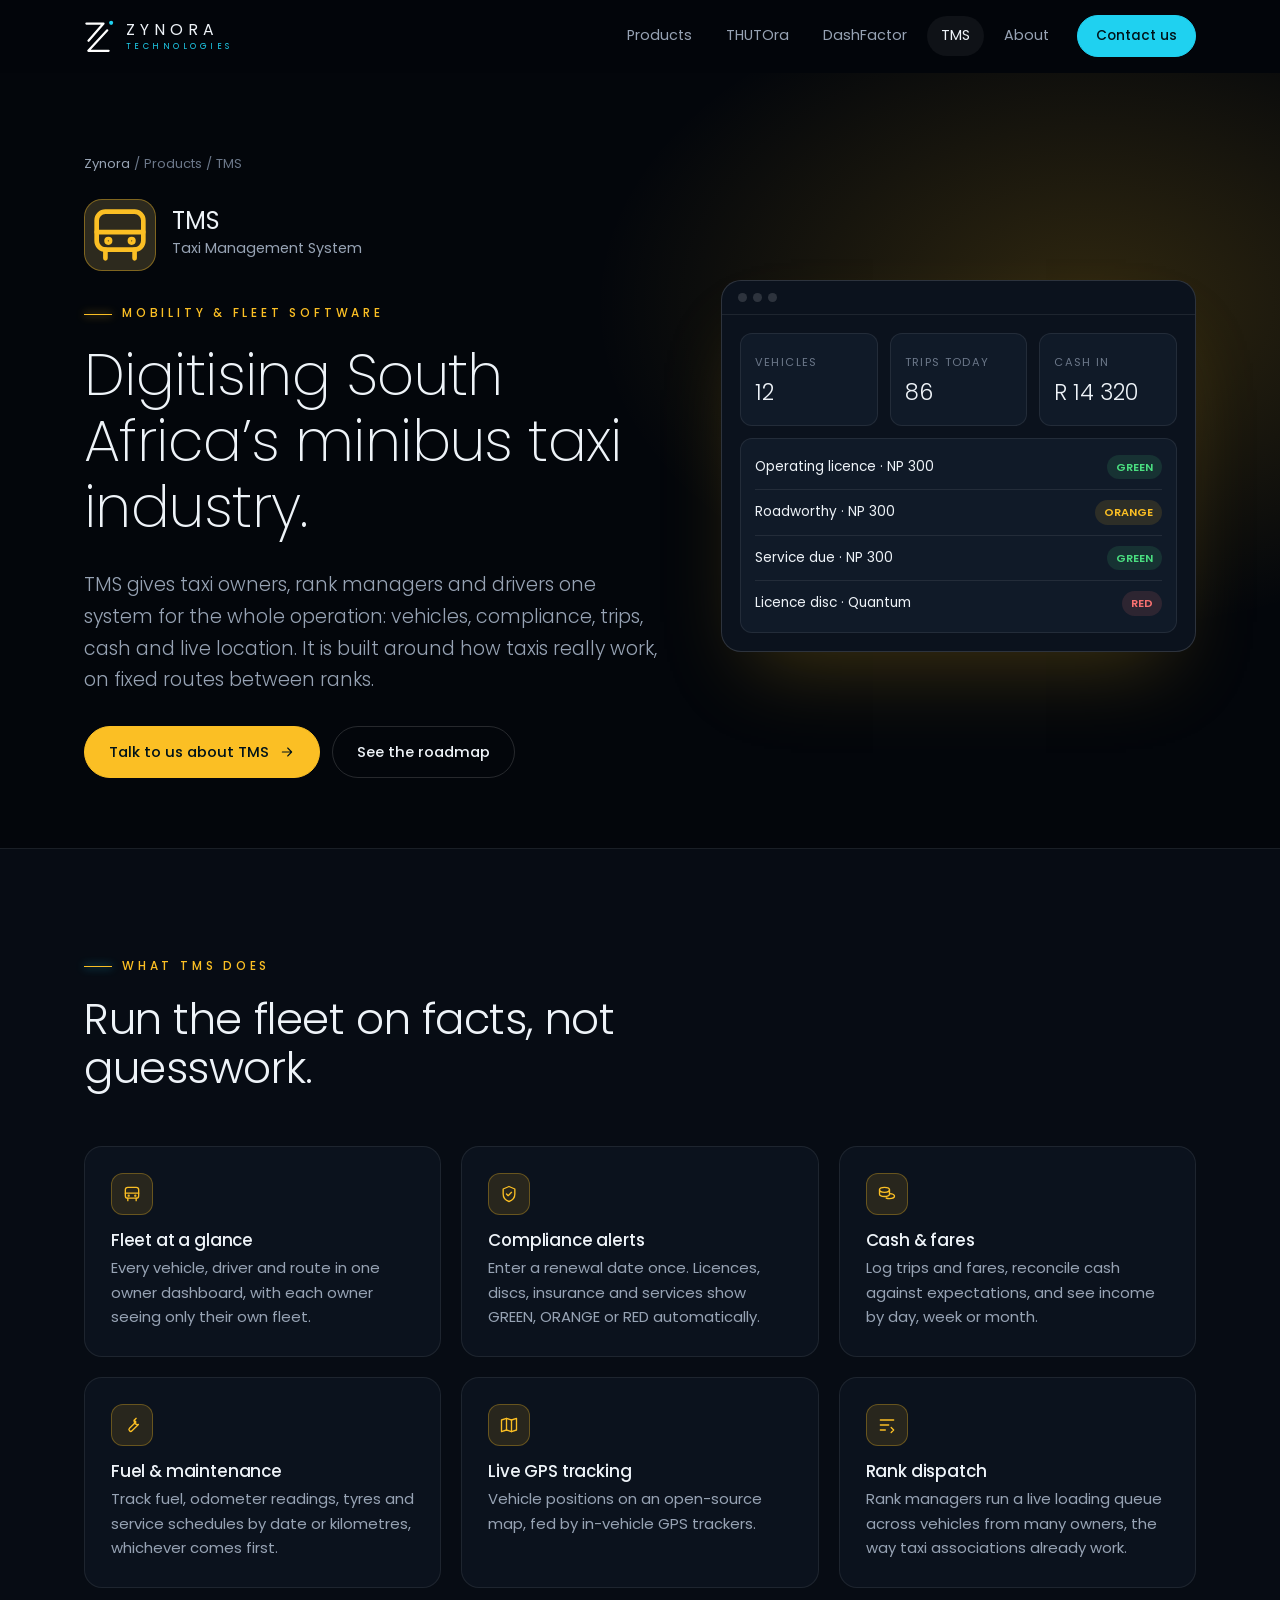
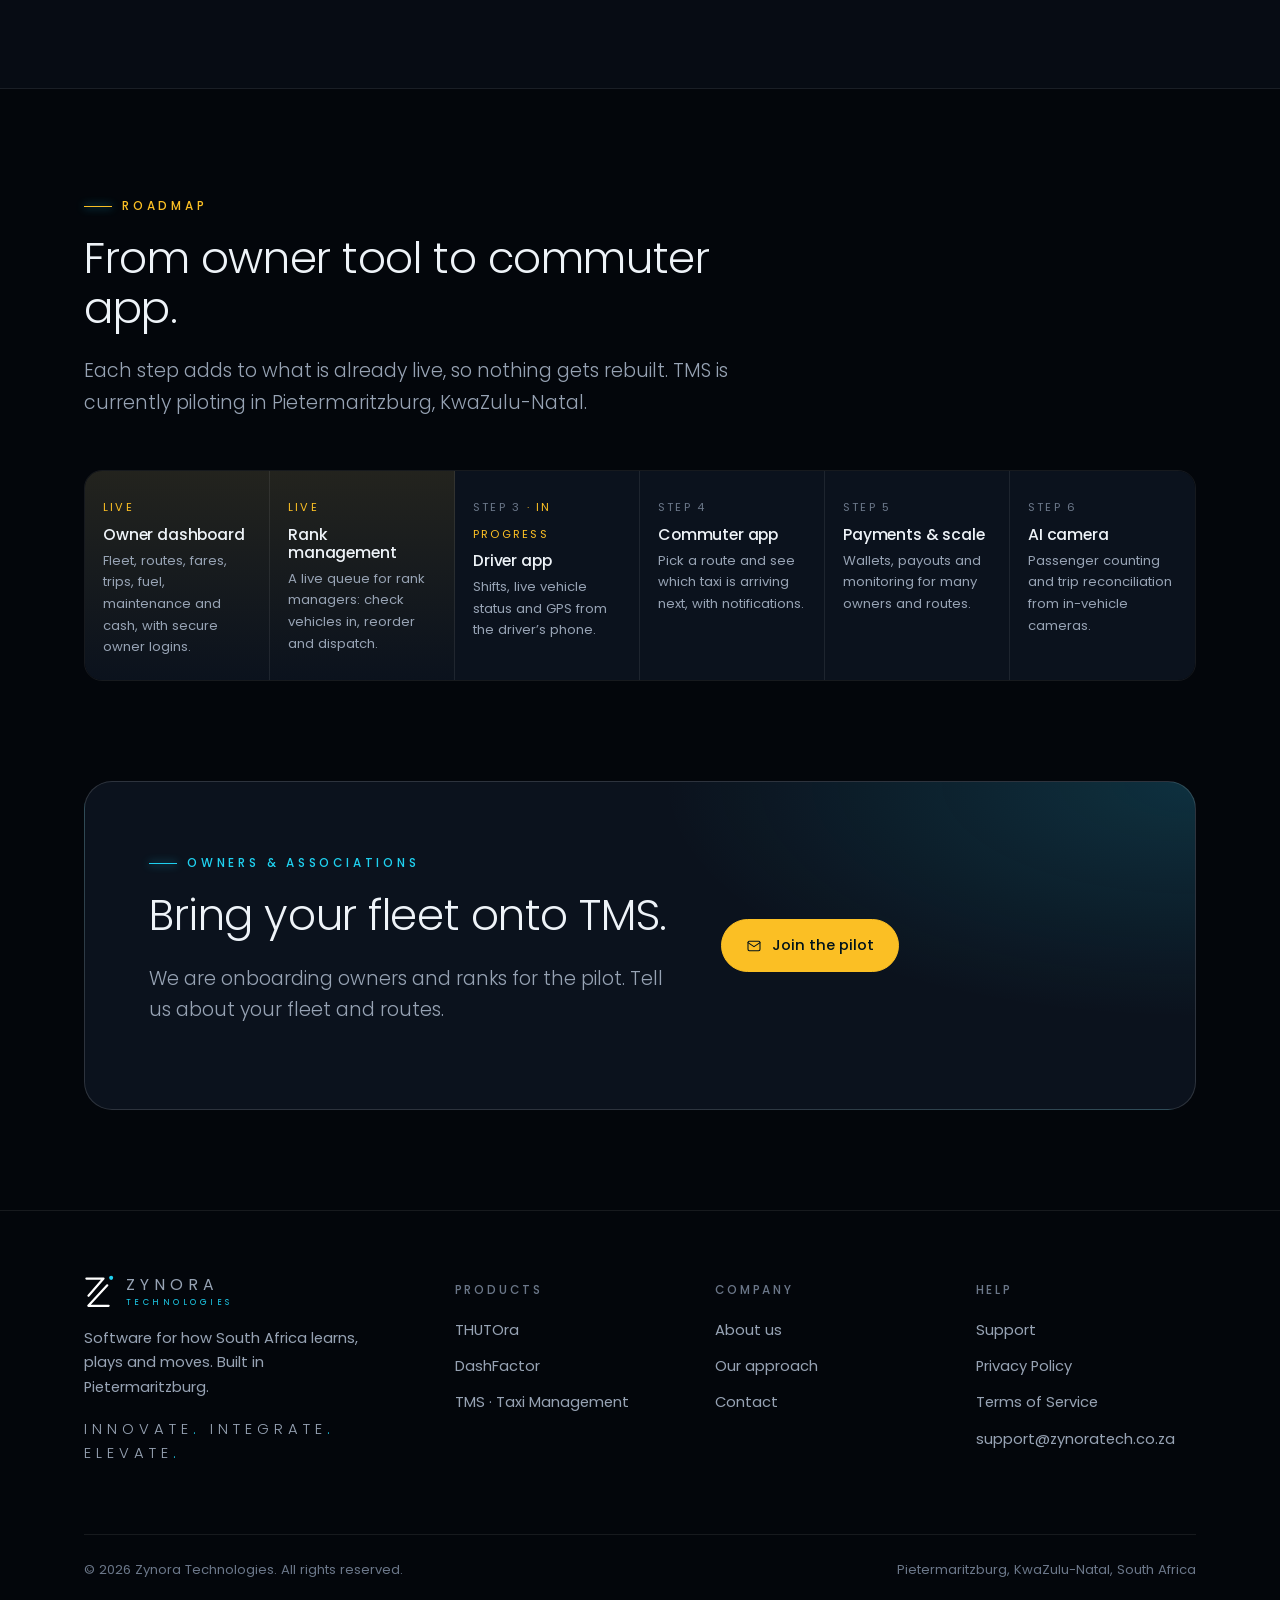
<file: tms.html>
<!DOCTYPE html>
<html lang="en">
<head>
<meta charset="utf-8">
<meta name="viewport" content="width=device-width, initial-scale=1">
<title>TMS · Taxi Management System · Zynora Technologies</title>
<meta name="description" content="TMS digitises minibus taxi operations in South Africa: owner dashboards, compliance alerts, cash reconciliation, live GPS and rank dispatch.">
<meta name="theme-color" content="#03060b">
<link rel="canonical" href="https://zynoratech.co.za/tms.html">
<link rel="icon" href="favicon.svg" type="image/svg+xml">
<link rel="preload" href="assets/fonts/poppins-latin-300-normal.woff2" as="font" type="font/woff2" crossorigin>
<link rel="stylesheet" href="assets/style.css">
<meta property="og:type" content="website">
<meta property="og:site_name" content="Zynora Technologies">
<meta property="og:title" content="TMS · Taxi Management System · Zynora Technologies">
<meta property="og:description" content="TMS digitises minibus taxi operations in South Africa: owner dashboards, compliance alerts, cash reconciliation, live GPS and rank dispatch.">
<meta property="og:url" content="https://zynoratech.co.za/tms.html">
<meta property="og:image" content="https://zynoratech.co.za/assets/img/zynora-logo.jpg">
<meta name="twitter:card" content="summary">
</head>
<body>
<a class="skip" href="#main">Skip to content</a>
<header class="site-head"><div class="wrap">
  <a class="brand" href="index.html" aria-label="Zynora Technologies home"><img src="assets/img/z-mark.svg" alt=""><span class="wm"><b>ZYNORA</b><small>TECHNOLOGIES</small></span></a>
  <button class="menu-btn" aria-label="Menu" aria-expanded="false" aria-controls="nav"><span></span><span></span><span></span></button>
  <nav class="nav" id="nav" aria-label="Main"><a href="index.html#products">Products</a><a href="thutora.html">THUTOra</a><a href="dashfactor.html">DashFactor</a><a href="tms.html" aria-current=page>TMS</a><a href="index.html#about">About</a><a class="btn sm" href="index.html#contact">Contact us</a></nav>
</div></header>
<main id="main">

<section class="p-hero" style="--c:var(--tms)"><div class="wrap">
  <div>
    <div class="crumbs"><a href="index.html">Zynora</a> / Products / TMS</div>
    <div class="p-id"><div class="logo icon-tms" style="width:72px;height:72px;border-radius:18px;display:grid;place-items:center;color:var(--tms);background:color-mix(in srgb,var(--tms) 14%,var(--surface));border:1px solid color-mix(in srgb,var(--tms) 40%,transparent)"><svg viewBox="0 0 24 24" fill="none" stroke="currentColor" stroke-width="1.6" stroke-linecap="round" stroke-linejoin="round" aria-hidden="true"><rect x="4" y="4" width="16" height="13" rx="3"/><path d="M4 11h16M7 17v3M17 17v3"/><circle cx="8" cy="14" r=".6"/><circle cx="16" cy="14" r=".6"/></svg></div><div><b>TMS</b><span>Taxi Management System</span></div></div>
    <div class="eyebrow">Mobility &amp; fleet software</div>
    <h1>Digitising South Africa&#8217;s minibus taxi industry.</h1>
    <p class="lead">TMS gives taxi owners, rank managers and drivers one system for the whole operation: vehicles, compliance, trips, cash and live location. It is built around how taxis really work, on fixed routes between ranks.</p>
    <div class="actions"><a class="btn" href="mailto:support@zynoratech.co.za?subject=TMS%20enquiry">Talk to us about TMS <svg viewBox="0 0 24 24" fill="none" stroke="currentColor" stroke-width="1.6" stroke-linecap="round" stroke-linejoin="round" aria-hidden="true"><path d="M5 12h14M13 6l6 6-6 6"/></svg></a><a class="btn ghost" href="#roadmap">See the roadmap</a></div>
  </div>
  <div class="mock reveal" aria-label="Illustration of the TMS owner dashboard">
    <div class="mock-bar"><i></i><i></i><i></i></div>
    <div class="mock-body">
      <div class="mock-row"><div class="kpi"><small>Vehicles</small><b>12</b></div><div class="kpi"><small>Trips today</small><b>86</b></div><div class="kpi"><small>Cash in</small><b>R 14 320</b></div></div>
      <div class="fleet">
        <div><span>Operating licence · NP 300</span><span class="pill g">GREEN</span></div>
        <div><span>Roadworthy · NP 300</span><span class="pill o">ORANGE</span></div>
        <div><span>Service due · NP 300</span><span class="pill g">GREEN</span></div>
        <div><span>Licence disc · Quantum</span><span class="pill r">RED</span></div>
      </div>
    </div>
  </div>
</div></section>

<section class="alt"><div class="wrap">
  <div class="section-head reveal"><div class="eyebrow" style="color:var(--tms)">What TMS does</div><h2>Run the fleet on facts, not guesswork.</h2></div>
  <div class="features" style="--c:var(--tms)">
    <div class="feature reveal"><div class="ic"><svg viewBox="0 0 24 24" fill="none" stroke="currentColor" stroke-width="1.6" stroke-linecap="round" stroke-linejoin="round" aria-hidden="true"><rect x="4" y="4" width="16" height="13" rx="3"/><path d="M4 11h16M7 17v3M17 17v3"/><circle cx="8" cy="14" r=".6"/><circle cx="16" cy="14" r=".6"/></svg></div><h3>Fleet at a glance</h3><p>Every vehicle, driver and route in one owner dashboard, with each owner seeing only their own fleet.</p></div>
    <div class="feature reveal"><div class="ic"><svg viewBox="0 0 24 24" fill="none" stroke="currentColor" stroke-width="1.6" stroke-linecap="round" stroke-linejoin="round" aria-hidden="true"><path d="M12 3 5 6v6c0 4.5 3 7.7 7 9 4-1.3 7-4.5 7-9V6z"/><path d="m9 12 2 2 4-4"/></svg></div><h3>Compliance alerts</h3><p>Enter a renewal date once. Licences, discs, insurance and services show GREEN, ORANGE or RED automatically.</p></div>
    <div class="feature reveal"><div class="ic"><svg viewBox="0 0 24 24" fill="none" stroke="currentColor" stroke-width="1.6" stroke-linecap="round" stroke-linejoin="round" aria-hidden="true"><ellipse cx="9" cy="7" rx="6" ry="3"/><path d="M3 7v5c0 1.7 2.7 3 6 3s6-1.3 6-3V7"/><path d="M15 11.5c3 .2 6 1.4 6 3 0 1.7-2.7 3-6 3-1.5 0-2.9-.3-4-.7"/></svg></div><h3>Cash &amp; fares</h3><p>Log trips and fares, reconcile cash against expectations, and see income by day, week or month.</p></div>
    <div class="feature reveal"><div class="ic"><svg viewBox="0 0 24 24" fill="none" stroke="currentColor" stroke-width="1.6" stroke-linecap="round" stroke-linejoin="round" aria-hidden="true"><path d="M14.7 6.3a4 4 0 0 0 5 5L12 19a2.1 2.1 0 0 1-3-3l7.7-7.7z"/><path d="M14.7 6.3 17 4"/></svg></div><h3>Fuel &amp; maintenance</h3><p>Track fuel, odometer readings, tyres and service schedules by date or kilometres, whichever comes first.</p></div>
    <div class="feature reveal"><div class="ic"><svg viewBox="0 0 24 24" fill="none" stroke="currentColor" stroke-width="1.6" stroke-linecap="round" stroke-linejoin="round" aria-hidden="true"><path d="m9 4-6 2v14l6-2 6 2 6-2V4l-6 2z"/><path d="M9 4v14M15 6v14"/></svg></div><h3>Live GPS tracking</h3><p>Vehicle positions on an open-source map, fed by in-vehicle GPS trackers.</p></div>
    <div class="feature reveal"><div class="ic"><svg viewBox="0 0 24 24" fill="none" stroke="currentColor" stroke-width="1.6" stroke-linecap="round" stroke-linejoin="round" aria-hidden="true"><path d="M4 6h16M4 12h10M4 18h6"/><path d="m17 15 3 3-3 3"/></svg></div><h3>Rank dispatch</h3><p>Rank managers run a live loading queue across vehicles from many owners, the way taxi associations already work.</p></div>
  </div>
</div></section>

<section id="roadmap"><div class="wrap">
  <div class="section-head reveal"><div class="eyebrow" style="color:var(--tms)">Roadmap</div><h2>From owner tool to commuter app.</h2><p class="lead">Each step adds to what is already live, so nothing gets rebuilt. TMS is currently piloting in Pietermaritzburg, KwaZulu-Natal.</p></div>
  <div class="roadmap" style="--c:var(--tms)"><div class="phase done reveal"><small>Live</small><h3>Owner dashboard</h3><p>Fleet, routes, fares, trips, fuel, maintenance and cash, with secure owner logins.</p></div><div class="phase done reveal"><small>Live</small><h3>Rank management</h3><p>A live queue for rank managers: check vehicles in, reorder and dispatch.</p></div><div class="phase now reveal"><small>Step 3</small><h3>Driver app</h3><p>Shifts, live vehicle status and GPS from the driver&#8217;s phone.</p></div><div class="phase  reveal"><small>Step 4</small><h3>Commuter app</h3><p>Pick a route and see which taxi is arriving next, with notifications.</p></div><div class="phase  reveal"><small>Step 5</small><h3>Payments &amp; scale</h3><p>Wallets, payouts and monitoring for many owners and routes.</p></div><div class="phase  reveal"><small>Step 6</small><h3>AI camera</h3><p>Passenger counting and trip reconciliation from in-vehicle cameras.</p></div></div>
</div></section>

<section style="padding-top:0"><div class="wrap"><div class="cta reveal">
  <div><div class="eyebrow">Owners &amp; associations</div><h2>Bring your fleet onto TMS.</h2><p class="lead">We are onboarding owners and ranks for the pilot. Tell us about your fleet and routes.</p></div>
  <div class="actions" style="margin:0"><a class="btn" style="background:var(--tms);border-color:var(--tms)" href="mailto:support@zynoratech.co.za?subject=TMS%20pilot"><svg viewBox="0 0 24 24" fill="none" stroke="currentColor" stroke-width="1.6" stroke-linecap="round" stroke-linejoin="round" aria-hidden="true"><rect x="3" y="5" width="18" height="14" rx="2"/><path d="m3 7 9 6 9-6"/></svg> Join the pilot</a></div>
</div></div></section>

</main>
<footer class="site-foot"><div class="wrap">
  <div class="foot-grid">
    <div class="foot-brand">
      <a class="brand" href="index.html"><img src="assets/img/z-mark.svg" alt=""><span class="wm"><b>ZYNORA</b><small>TECHNOLOGIES</small></span></a>
      <p>Software for how South Africa learns, plays and moves. Built in Pietermaritzburg.</p>
      <p class="tagline">Innovate<i>.</i> Integrate<i>.</i> Elevate<i>.</i></p>
    </div>
    <div><h4>Products</h4><ul><li><a href="thutora.html">THUTOra</a></li><li><a href="dashfactor.html">DashFactor</a></li><li><a href="tms.html">TMS · Taxi Management</a></li></ul></div>
    <div><h4>Company</h4><ul><li><a href="index.html#about">About us</a></li><li><a href="index.html#approach">Our approach</a></li><li><a href="index.html#contact">Contact</a></li></ul></div>
    <div><h4>Help</h4><ul><li><a href="support.html">Support</a></li><li><a href="privacy.html">Privacy Policy</a></li><li><a href="terms.html">Terms of Service</a></li><li><a href="mailto:support@zynoratech.co.za">support@zynoratech.co.za</a></li></ul></div>
  </div>
  <div class="foot-base"><span>© <span id="year">2026</span> Zynora Technologies. All rights reserved.</span><span>Pietermaritzburg, KwaZulu-Natal, South Africa</span></div>
</div></footer>
<script src="assets/site.js" defer></script>
</body>
</html>
</file>
<file: assets/style.css>
/* Zynora Technologies — site styles */
@font-face{font-family:Poppins;font-weight:200;font-display:swap;src:url(fonts/poppins-latin-200-normal.woff2) format("woff2")}
@font-face{font-family:Poppins;font-weight:300;font-display:swap;src:url(fonts/poppins-latin-300-normal.woff2) format("woff2")}
@font-face{font-family:Poppins;font-weight:400;font-display:swap;src:url(fonts/poppins-latin-400-normal.woff2) format("woff2")}
@font-face{font-family:Poppins;font-weight:500;font-display:swap;src:url(fonts/poppins-latin-500-normal.woff2) format("woff2")}
@font-face{font-family:Poppins;font-weight:600;font-display:swap;src:url(fonts/poppins-latin-600-normal.woff2) format("woff2")}

:root{
  --bg:#03060b; --bg-2:#070c14; --surface:#0b121d; --surface-2:#101a28;
  --line:rgba(255,255,255,.08); --line-2:rgba(255,255,255,.14);
  --text:#eef3f8; --muted:#97a3b4; --faint:#6b7789;
  --cyan:#1fd1f0; --cyan-2:#6be4f7; --cyan-glow:rgba(31,209,240,.35);
  --learn:#22c55e; --teach:#a78bfa; --connect:#f97316; --insights:#60a5fa; --admin:#14b8a6;
  --df:#ff3fb4; --tms:#fbbf24;
  --radius:18px; --wrap:1160px;
  color-scheme:dark;
}
*{box-sizing:border-box}
html{scroll-behavior:smooth;-webkit-text-size-adjust:100%}
body{margin:0;background:var(--bg);color:var(--text);font:400 16px/1.65 Poppins,system-ui,-apple-system,"Segoe UI",sans-serif;-webkit-font-smoothing:antialiased;overflow-x:hidden}
img{max-width:100%;display:block}
a{color:var(--cyan);text-decoration:none}
a:hover{color:var(--cyan-2)}
:focus-visible{outline:2px solid var(--cyan);outline-offset:3px;border-radius:6px}
.wrap{max-width:var(--wrap);margin:0 auto;padding:0 24px}
.skip{position:absolute;left:-999px;top:8px;background:var(--cyan);color:#001;padding:8px 14px;border-radius:8px;z-index:100}
.skip:focus{left:8px}

/* type */
h1,h2,h3{font-weight:300;line-height:1.15;margin:0 0 .5em;letter-spacing:-.01em}
h1{font-size:clamp(2.3rem,5.4vw,4.3rem);font-weight:200}
h2{font-size:clamp(1.8rem,3.4vw,2.7rem)}
h3{font-size:1.2rem;font-weight:500}
p{margin:0 0 1em}
.eyebrow{display:inline-flex;align-items:center;gap:10px;font-size:.74rem;font-weight:500;letter-spacing:.32em;text-transform:uppercase;color:var(--cyan);margin-bottom:18px}
.eyebrow::before{content:"";width:28px;height:1px;background:currentColor;box-shadow:0 0 8px var(--cyan)}
.lead{font-size:clamp(1.05rem,1.6vw,1.2rem);color:var(--muted);font-weight:300;max-width:62ch}
.accent{color:var(--cyan)}
.muted{color:var(--muted)}
.tagline{font-weight:300;letter-spacing:.34em;text-transform:uppercase;font-size:.8rem;color:var(--text)}
.tagline i{font-style:normal;color:var(--cyan)}

/* header */
.site-head{position:sticky;top:0;z-index:50;background:rgba(3,6,11,.72);backdrop-filter:saturate(140%) blur(14px);-webkit-backdrop-filter:saturate(140%) blur(14px);border-bottom:1px solid transparent;transition:border-color .2s}
.site-head.scrolled{border-bottom-color:var(--line)}
.site-head .wrap{display:flex;align-items:center;justify-content:space-between;height:72px;gap:20px}
.brand{display:flex;align-items:center;gap:12px;color:var(--text)}
.brand:hover{color:var(--text)}
.brand img{width:30px;height:33px}
.brand .wm{display:flex;flex-direction:column;line-height:1}
.brand .wm b{font-weight:400;letter-spacing:.32em;font-size:.98rem}
.brand .wm small{font-weight:400;letter-spacing:.42em;font-size:.52rem;color:var(--cyan);margin-top:5px}
.nav{display:flex;align-items:center;gap:6px}
.nav a{color:var(--muted);font-size:.9rem;padding:8px 14px;border-radius:999px;transition:color .15s,background .15s}
.nav a:hover,.nav a[aria-current=page]{color:var(--text);background:rgba(255,255,255,.05)}
.nav .btn{margin-left:8px;color:#00131a}
.nav .btn:hover{color:#00131a;background:var(--cyan)}
.menu-btn{display:none;background:none;border:1px solid var(--line-2);color:var(--text);border-radius:10px;width:44px;height:44px;cursor:pointer}
.menu-btn span{display:block;width:18px;height:1.5px;background:currentColor;margin:4px auto;transition:transform .2s,opacity .2s}
.menu-open .menu-btn span:nth-child(1){transform:translateY(5.5px) rotate(45deg)}
.menu-open .menu-btn span:nth-child(2){opacity:0}
.menu-open .menu-btn span:nth-child(3){transform:translateY(-5.5px) rotate(-45deg)}

/* buttons */
.btn{display:inline-flex;align-items:center;gap:10px;font-weight:500;font-size:.92rem;padding:13px 24px;border-radius:999px;background:var(--cyan);color:#00131a;border:1px solid var(--cyan);box-shadow:0 0 0 0 var(--cyan-glow);transition:box-shadow .2s,transform .2s,background .2s}
.btn:hover{color:#00131a;box-shadow:0 0 28px var(--cyan-glow);transform:translateY(-1px)}
.btn.ghost{background:transparent;color:var(--text);border-color:var(--line-2)}
.btn.ghost:hover{border-color:var(--cyan);color:var(--text);box-shadow:none}
.btn.sm{padding:9px 18px;font-size:.85rem}
.btn svg{width:16px;height:16px}
.actions{display:flex;flex-wrap:wrap;gap:12px;margin-top:30px}

/* hero */
.hero{position:relative;padding:96px 0 110px;overflow:hidden;isolation:isolate}
.hero::before{content:"";position:absolute;inset:0;z-index:-2;background:
  radial-gradient(60% 55% at 78% 40%,rgba(31,209,240,.14),transparent 70%),
  radial-gradient(40% 40% at 10% 0%,rgba(31,209,240,.06),transparent 70%)}
.hero::after{content:"";position:absolute;inset:0;z-index:-1;opacity:.5;background-image:linear-gradient(var(--line) 1px,transparent 1px),linear-gradient(90deg,var(--line) 1px,transparent 1px);background-size:64px 64px;mask-image:radial-gradient(70% 70% at 70% 40%,#000 0%,transparent 75%);-webkit-mask-image:radial-gradient(70% 70% at 70% 40%,#000 0%,transparent 75%)}
.hero .wrap{display:grid;grid-template-columns:1.15fr .85fr;gap:48px;align-items:center}
.hero h1 b{font-weight:500}
.hero-mark{position:relative;justify-self:center;width:min(380px,80%)}
.hero-mark img{width:100%;filter:drop-shadow(0 0 22px rgba(255,255,255,.18)) drop-shadow(0 0 40px rgba(31,209,240,.25));animation:float 7s ease-in-out infinite}
.hero-mark::after{content:"";position:absolute;left:5%;right:5%;bottom:-38px;height:2px;background:linear-gradient(90deg,transparent,var(--cyan),transparent);box-shadow:0 0 18px var(--cyan);opacity:.8}
@keyframes float{50%{transform:translateY(-10px)}}
.hero .tagline{margin-top:26px}

/* sections */
section{padding:100px 0;position:relative}
.section-head{max-width:720px;margin-bottom:52px}
.alt{background:var(--bg-2);border-top:1px solid var(--line);border-bottom:1px solid var(--line)}
.divider{height:1px;background:linear-gradient(90deg,transparent,var(--line-2),transparent)}

/* stats strip */
.stats{display:grid;grid-template-columns:repeat(4,1fr);border:1px solid var(--line);border-radius:var(--radius);background:var(--surface);overflow:hidden}
.stats div{padding:26px 24px;border-right:1px solid var(--line)}
.stats div:last-child{border-right:0}
.stats b{display:block;font-weight:200;font-size:2.4rem;line-height:1;color:var(--text)}
.stats b em{font-style:normal;color:var(--cyan)}
.stats span{font-size:.85rem;color:var(--muted)}

/* product cards */
.products{display:grid;grid-template-columns:repeat(3,1fr);gap:22px}
.product{--c:var(--cyan);position:relative;display:flex;flex-direction:column;background:linear-gradient(180deg,var(--surface-2),var(--surface));border:1px solid var(--line);border-radius:22px;padding:30px;color:var(--text);overflow:hidden;transition:transform .25s,border-color .25s,box-shadow .25s}
.product::before{content:"";position:absolute;inset:0 0 auto;height:2px;background:linear-gradient(90deg,transparent,var(--c),transparent);opacity:.8}
.product:hover{transform:translateY(-4px);border-color:color-mix(in srgb,var(--c) 45%,transparent);box-shadow:0 20px 50px -20px color-mix(in srgb,var(--c) 40%,transparent);color:var(--text)}
.product .logo{width:64px;height:64px;border-radius:16px;overflow:hidden;margin-bottom:22px;background:#fff;display:grid;place-items:center}
.product .logo img{width:100%;height:100%;object-fit:cover}
.product .logo.icon-tms{background:color-mix(in srgb,var(--tms) 14%,var(--surface));border:1px solid color-mix(in srgb,var(--tms) 40%,transparent)}
.product .kicker{font-size:.72rem;letter-spacing:.24em;text-transform:uppercase;color:var(--c);font-weight:500;margin-bottom:6px}
.product h3{font-size:1.55rem;font-weight:400;margin-bottom:10px}
.product p{color:var(--muted);font-size:.95rem;flex:1}
.product .more{display:inline-flex;align-items:center;gap:8px;font-size:.88rem;color:var(--c);font-weight:500;margin-top:10px}
.product .more svg{width:16px;transition:transform .2s}
.product:hover .more svg{transform:translateX(4px)}
.tags{display:flex;flex-wrap:wrap;gap:6px;margin:4px 0 18px}
.tag{font-size:.74rem;padding:4px 10px;border-radius:999px;border:1px solid var(--line-2);color:var(--muted)}
.status{display:inline-flex;align-items:center;gap:8px;font-size:.76rem;color:var(--muted);margin-bottom:16px}
.status::before{content:"";width:7px;height:7px;border-radius:50%;background:var(--c);box-shadow:0 0 10px var(--c)}

/* pillars */
.pillars{display:grid;grid-template-columns:repeat(3,1fr);gap:22px}
.pillar{padding:30px;border-radius:var(--radius);border:1px solid var(--line);background:var(--surface)}
.pillar .num{font-weight:200;font-size:.85rem;letter-spacing:.3em;color:var(--cyan);margin-bottom:14px}
.pillar h3{font-size:1.35rem;font-weight:300;letter-spacing:.18em;text-transform:uppercase}
.pillar p{color:var(--muted);font-size:.95rem;margin:0}

/* split / about */
.split{display:grid;grid-template-columns:1fr 1fr;gap:64px;align-items:center}
.values{list-style:none;padding:0;margin:0;display:grid;gap:14px}
.values li{display:flex;gap:16px;padding:18px 20px;border:1px solid var(--line);border-radius:14px;background:var(--surface)}
.values li svg{flex:none;width:22px;height:22px;color:var(--cyan);margin-top:3px}
.values b{display:block;font-weight:500}
.values span{color:var(--muted);font-size:.92rem}

/* contact */
.cta{position:relative;border:1px solid var(--line-2);border-radius:28px;padding:64px;overflow:hidden;background:radial-gradient(80% 120% at 100% 0%,rgba(31,209,240,.16),transparent 60%),var(--surface);display:grid;grid-template-columns:1.3fr 1fr;gap:40px;align-items:center}
.contact-list{list-style:none;padding:0;margin:0;display:grid;gap:14px}
.contact-list li{display:flex;gap:14px;align-items:flex-start}
.contact-list svg{flex:none;width:20px;height:20px;color:var(--cyan);margin-top:3px}
.contact-list small{display:block;color:var(--faint);font-size:.75rem;letter-spacing:.14em;text-transform:uppercase}

/* product page hero */
.p-hero{padding:80px 0 70px;position:relative;overflow:hidden;isolation:isolate}
.p-hero::before{content:"";position:absolute;inset:0;z-index:-1;background:radial-gradient(55% 60% at 85% 30%,color-mix(in srgb,var(--c) 18%,transparent),transparent 70%)}
.p-hero .wrap{display:grid;grid-template-columns:1.1fr .9fr;gap:56px;align-items:center}
.p-hero .eyebrow{color:var(--c)}
.p-hero .eyebrow::before{box-shadow:0 0 8px var(--c)}
.p-hero h1{font-size:clamp(2.2rem,4.6vw,3.6rem)}
.p-id{display:flex;align-items:center;gap:16px;margin-bottom:26px}
.p-id img{width:72px;height:72px;border-radius:18px;background:#fff}
.p-id b{display:block;font-weight:400;font-size:1.5rem;line-height:1.1}
.p-id span{color:var(--muted);font-size:.9rem}
.p-hero .btn{background:var(--c);border-color:var(--c)}
.p-hero .btn:hover{box-shadow:0 0 28px color-mix(in srgb,var(--c) 50%,transparent)}
.p-hero .btn.ghost{background:transparent;border-color:var(--line-2)}
.crumbs{font-size:.82rem;color:var(--faint);margin-bottom:24px}
.crumbs a{color:var(--muted)}

/* feature grid */
.features{display:grid;grid-template-columns:repeat(3,1fr);gap:20px}
.features.four{grid-template-columns:repeat(4,1fr)}
.feature{padding:26px;border:1px solid var(--line);border-radius:var(--radius);background:var(--surface)}
.feature .ic{width:42px;height:42px;border-radius:12px;display:grid;place-items:center;margin-bottom:16px;color:var(--c,var(--cyan));background:color-mix(in srgb,var(--c,var(--cyan)) 12%,transparent);border:1px solid color-mix(in srgb,var(--c,var(--cyan)) 30%,transparent)}
.feature .ic svg{width:20px;height:20px}
.feature h3{font-size:1.05rem;margin-bottom:6px}
.feature p{color:var(--muted);font-size:.93rem;margin:0}
.runners{display:grid;grid-template-columns:repeat(3,1fr);gap:20px}
.runner{margin:0;border:1px solid var(--line);border-radius:var(--radius);background:var(--surface);overflow:hidden;border-top:2px solid var(--a)}
.runner-img{height:320px;display:flex;justify-content:center;align-items:flex-end;padding-top:12px;overflow:hidden;background:radial-gradient(60% 55% at 50% 60%,color-mix(in srgb,var(--a) 22%,transparent),transparent 70%),radial-gradient(90% 70% at 50% 100%,color-mix(in srgb,var(--p) 55%,transparent),transparent 75%)}
.runner-img img{height:100%;width:auto;max-width:100%;object-fit:contain;filter:drop-shadow(0 8px 18px rgba(0,0,0,.55))}
.runner figcaption{padding:20px 24px 24px}
.runner h3{font-size:1.15rem;margin-bottom:2px}
.runner .runner-tag{color:var(--a);font-size:.85rem;margin:0 0 8px}
.runner p{color:var(--muted);font-size:.93rem;margin:0}
.feature .unlock,.runner .unlock{display:inline-block;margin-top:10px;font-size:.78rem;letter-spacing:.04em;color:var(--c,var(--cyan))}
.runner .unlock{color:var(--a)}
.feature .n{font-weight:200;font-size:2.6rem;line-height:1;color:var(--c,var(--cyan));margin-bottom:10px}

/* thutora family */
.family{display:grid;grid-template-columns:repeat(5,1fr);gap:20px}
.fam{--c:var(--cyan);padding:26px;border-radius:var(--radius);border:1px solid var(--line);background:var(--surface);border-top:2px solid var(--c)}
.fam img{width:72px;height:72px;border-radius:16px;background:#fff;margin-bottom:18px}
.fam h3{font-weight:300;letter-spacing:.06em;font-size:1.15rem}
.fam h3 b{font-weight:600;color:var(--c);letter-spacing:.12em}
.fam .who{font-size:.74rem;text-transform:uppercase;letter-spacing:.2em;color:var(--faint);margin-bottom:10px}
.fam p{color:var(--muted);font-size:.92rem;margin:0}
.core{margin-top:20px;display:flex;gap:24px;align-items:center;padding:26px 30px;border-radius:var(--radius);border:1px dashed var(--line-2);background:rgba(255,255,255,.015)}
.core img{width:64px;height:64px;border-radius:50%;flex:none}
.core p{margin:0;color:var(--muted)}
.core b{color:var(--text);font-weight:500}

/* screens / media */
.device{justify-self:center;width:min(300px,78%);border-radius:36px;padding:10px;background:linear-gradient(160deg,#1b2433,#0a0f17);border:1px solid var(--line-2);box-shadow:0 40px 80px -30px color-mix(in srgb,var(--c) 45%,transparent),0 0 0 1px rgba(0,0,0,.4)}
.device img{border-radius:28px;width:100%}
.worlds{display:grid;grid-template-columns:repeat(5,1fr);gap:14px}
.worlds figure{margin:0;border-radius:14px;overflow:hidden;border:1px solid var(--line);background:var(--surface)}
.worlds img{aspect-ratio:9/16;object-fit:cover;width:100%}
.worlds figcaption{padding:10px 12px;font-size:.8rem;color:var(--muted)}
.worlds b{display:block;color:var(--text);font-weight:500;font-size:.85rem}

/* mock dashboard for TMS */
.mock{border-radius:20px;border:1px solid var(--line-2);background:var(--surface);overflow:hidden;box-shadow:0 40px 80px -30px rgba(251,191,36,.25)}
.mock-bar{display:flex;gap:6px;padding:12px 16px;border-bottom:1px solid var(--line)}
.mock-bar i{width:9px;height:9px;border-radius:50%;background:var(--line-2)}
.mock-body{padding:18px;display:grid;gap:12px}
.mock-row{display:grid;grid-template-columns:repeat(3,1fr);gap:12px}
.kpi{padding:14px;border-radius:12px;background:var(--surface-2);border:1px solid var(--line)}
.kpi small{color:var(--faint);font-size:.7rem;letter-spacing:.12em;text-transform:uppercase}
.kpi b{display:block;font-weight:300;font-size:1.4rem}
.fleet{border-radius:12px;background:var(--surface-2);border:1px solid var(--line);padding:6px 14px}
.fleet div{display:flex;justify-content:space-between;align-items:center;padding:10px 0;border-bottom:1px solid var(--line);font-size:.85rem}
.fleet div:last-child{border:0}
.pill{font-size:.7rem;font-weight:600;padding:3px 9px;border-radius:999px}
.pill.g{color:#4ade80;background:rgba(74,222,128,.12)}
.pill.o{color:#fbbf24;background:rgba(251,191,36,.12)}
.pill.r{color:#f87171;background:rgba(248,113,113,.12)}

/* roadmap */
.roadmap{display:grid;grid-template-columns:repeat(6,1fr);gap:0;counter-reset:ph;border:1px solid var(--line);border-radius:var(--radius);overflow:hidden}
.phase{padding:22px 18px;border-right:1px solid var(--line);background:var(--surface);position:relative}
.phase:last-child{border-right:0}
.phase small{font-size:.7rem;letter-spacing:.2em;text-transform:uppercase;color:var(--faint)}
.phase h3{font-size:.98rem;margin:6px 0}
.phase p{font-size:.82rem;color:var(--muted);margin:0}
.phase.done{background:linear-gradient(180deg,color-mix(in srgb,var(--c) 10%,var(--surface)),var(--surface))}
.phase.done small{color:var(--c)}
.phase.now small::after{content:" · in progress";color:var(--c)}

/* checklist */
.ticks{list-style:none;margin:0;padding:0;display:grid;gap:10px}
.ticks li{position:relative;padding-left:30px;color:var(--muted)}
.ticks li::before{content:"";position:absolute;left:0;top:7px;width:16px;height:16px;border-radius:50%;background:color-mix(in srgb,var(--c,var(--cyan)) 18%,transparent);border:1px solid var(--c,var(--cyan))}
.ticks li::after{content:"";position:absolute;left:5px;top:11px;width:6px;height:3px;border-left:1.5px solid var(--c,var(--cyan));border-bottom:1.5px solid var(--c,var(--cyan));transform:rotate(-45deg)}
.ticks b{color:var(--text);font-weight:500}

/* docs (privacy, support) */
.doc{max-width:780px;padding-top:70px;padding-bottom:90px}
.doc h1{font-size:clamp(2rem,4vw,2.8rem)}
.doc h2{font-size:1.25rem;font-weight:500;margin-top:2.2em}
.doc h3{margin-top:1.8em;font-size:1.05rem}
.doc p,.doc li{color:#c3ccd8}
.doc .updated{color:var(--faint);font-size:.9rem}
.doc ul{padding-left:1.2em}
.doc .lead{color:var(--muted)}
.doc-tabs{display:flex;gap:8px;flex-wrap:wrap;margin:6px 0 30px}

/* footer */
.site-foot{border-top:1px solid var(--line);padding:64px 0 34px;background:var(--bg)}
.foot-grid{display:grid;grid-template-columns:1.5fr 1fr 1fr 1fr;gap:40px}
.foot-grid h4{font-size:.74rem;font-weight:500;letter-spacing:.24em;text-transform:uppercase;color:var(--faint);margin:6px 0 16px}
.foot-grid ul{list-style:none;padding:0;margin:0;display:grid;gap:10px}
.foot-grid a{color:var(--muted);font-size:.92rem}
.foot-grid a:hover{color:var(--text)}
.foot-brand p{color:var(--muted);font-size:.92rem;max-width:34ch;margin-top:18px}
.foot-base{display:flex;justify-content:space-between;flex-wrap:wrap;gap:12px;margin-top:54px;padding-top:24px;border-top:1px solid var(--line);font-size:.82rem;color:var(--faint)}

/* reveal */
.reveal{opacity:0;transform:translateY(16px);transition:opacity .7s ease,transform .7s ease}
.reveal.in{opacity:1;transform:none}
@media (prefers-reduced-motion:reduce){*{animation:none!important;transition:none!important;scroll-behavior:auto!important}.reveal{opacity:1;transform:none}}

/* responsive */
@media (max-width:1000px){
  .products,.pillars,.features{grid-template-columns:1fr 1fr}
  .features.four,.family,.runners{grid-template-columns:1fr 1fr}
  .roadmap{grid-template-columns:repeat(3,1fr)}
  .phase:nth-child(3){border-right:0}
  .phase:nth-child(-n+3){border-bottom:1px solid var(--line)}
  .worlds{grid-template-columns:repeat(4,1fr)}
  .foot-grid{grid-template-columns:1fr 1fr}
  .cta{grid-template-columns:1fr;padding:44px}
}
@media (max-width:820px){
  .menu-btn{display:block}
  .nav{position:fixed;inset:72px 0 auto;flex-direction:column;align-items:stretch;gap:4px;padding:16px 20px 24px;background:rgba(3,6,11,.97);border-bottom:1px solid var(--line);transform:translateY(-8px);opacity:0;pointer-events:none;transition:opacity .2s,transform .2s}
  .menu-open .nav{opacity:1;transform:none;pointer-events:auto}
  .nav a{padding:12px 14px;font-size:1rem}
  .nav .btn{margin:8px 0 0;justify-content:center}
  .hero{padding:56px 0 80px}
  .hero .wrap,.p-hero .wrap,.split{grid-template-columns:1fr;gap:44px}
  .hero-mark{order:-1;width:min(200px,52%)}
  .hero-mark::after{bottom:-24px}
  .stats{grid-template-columns:1fr 1fr}
  .stats div:nth-child(2){border-right:0}
  .stats div:nth-child(-n+2){border-bottom:1px solid var(--line)}
  section{padding:72px 0}
}
@media (max-width:640px){
  .wrap{padding:0 16px}
  .products,.pillars,.features,.features.four,.family,.runners{grid-template-columns:1fr}
  .roadmap{grid-template-columns:1fr}
  .phase{border-right:0;border-bottom:1px solid var(--line)}
  .phase:last-child{border-bottom:0}
  .worlds{grid-template-columns:repeat(2,1fr)}
  .foot-grid{grid-template-columns:1fr 1fr}
  .foot-brand{grid-column:1/-1}
  .cta{padding:30px 22px;border-radius:22px}
  .core{flex-direction:column;align-items:flex-start}
  .mock-row{grid-template-columns:1fr 1fr}
  .mock-row .kpi:last-child{grid-column:1/-1}
  .brand .wm b{font-size:.86rem;letter-spacing:.26em}
}
@media (max-width:640px){.runners{grid-template-columns:1fr 1fr;gap:12px}.runner-img{height:210px}.runner figcaption{padding:14px}.runner h3{font-size:1rem}.runner p{font-size:.85rem}}
.screens{display:grid;grid-template-columns:repeat(6,1fr);gap:14px}
.screens figure{margin:0;border-radius:14px;overflow:hidden;border:1px solid var(--line);background:var(--surface)}
.screens img{width:100%;height:auto;aspect-ratio:9/16;object-fit:cover}
@media (max-width:1000px){.screens{grid-template-columns:repeat(3,1fr)}}
@media (max-width:640px){.screens{grid-template-columns:1fr 1fr;gap:10px}}
</file>
